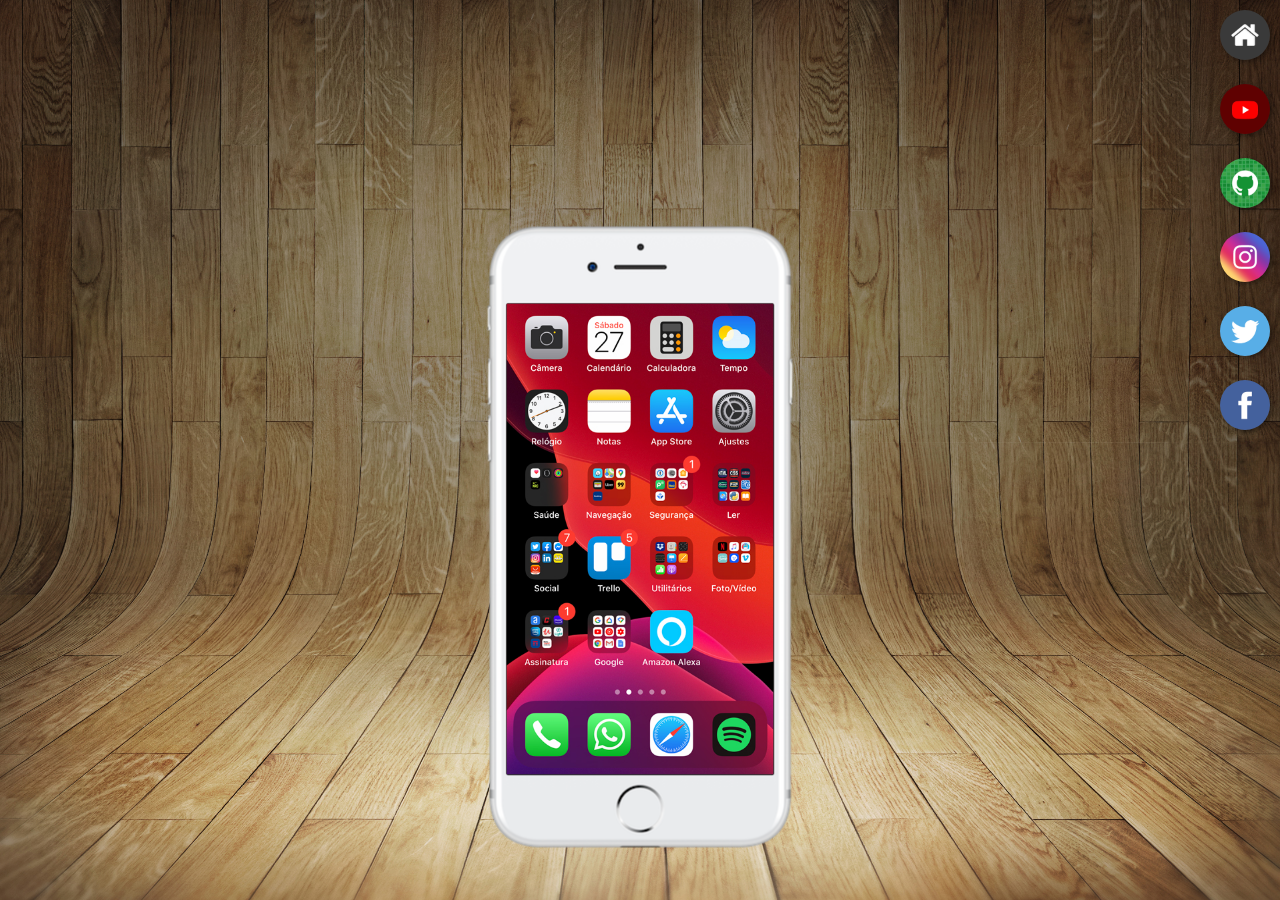
<file: index.html>
<!DOCTYPE html>
<html lang="en">
<head>
    <meta charset="UTF-8">
    <meta http-equiv="X-UA-Compatible" content="IE=edge">
    <meta name="viewport" content="width=device-width, initial-scale=1.0">
    <link rel="shortcut icon" href="favicon.ico" type="image/x-icon">
    <link rel="stylesheet" href="estilos/style.css">
    <title>Document</title>
</head>
<body>
    <main>
        <section id="telefone">
            <iframe src="home.html" name="tela" id="tela" frameborder="0">
                Seu não navegador não é compatível com isso.
            </iframe>

        </section>
        <section id="redes-sociais">
            <a href="home.html" target="tela"><img src="imagens/logo-home.jpg" alt="Home"></a><br>
            <a href="youtube.html" target="tela"><img src="imagens/logo-youtube.jpg" alt="YouTube"></a><br>
            <a href="github.html" target="tela"><img src="imagens/logo-github.jpg" alt="Github"></a><br>
            <a href="instagram.html" target="tela"><img src="imagens/logo-instagram.jpg" alt="Instagram"></a><br>
            <a href="twitter.html" target="tela"><img src="imagens/logo-twitter.jpg" alt="Twitter"></a><br>
            <a href="facebook.html" target="tela"><img src="imagens/logo-facebook.jpg" alt="Facebook"></a>
        </section>
    </main>
    
</body>
</html>
</file>
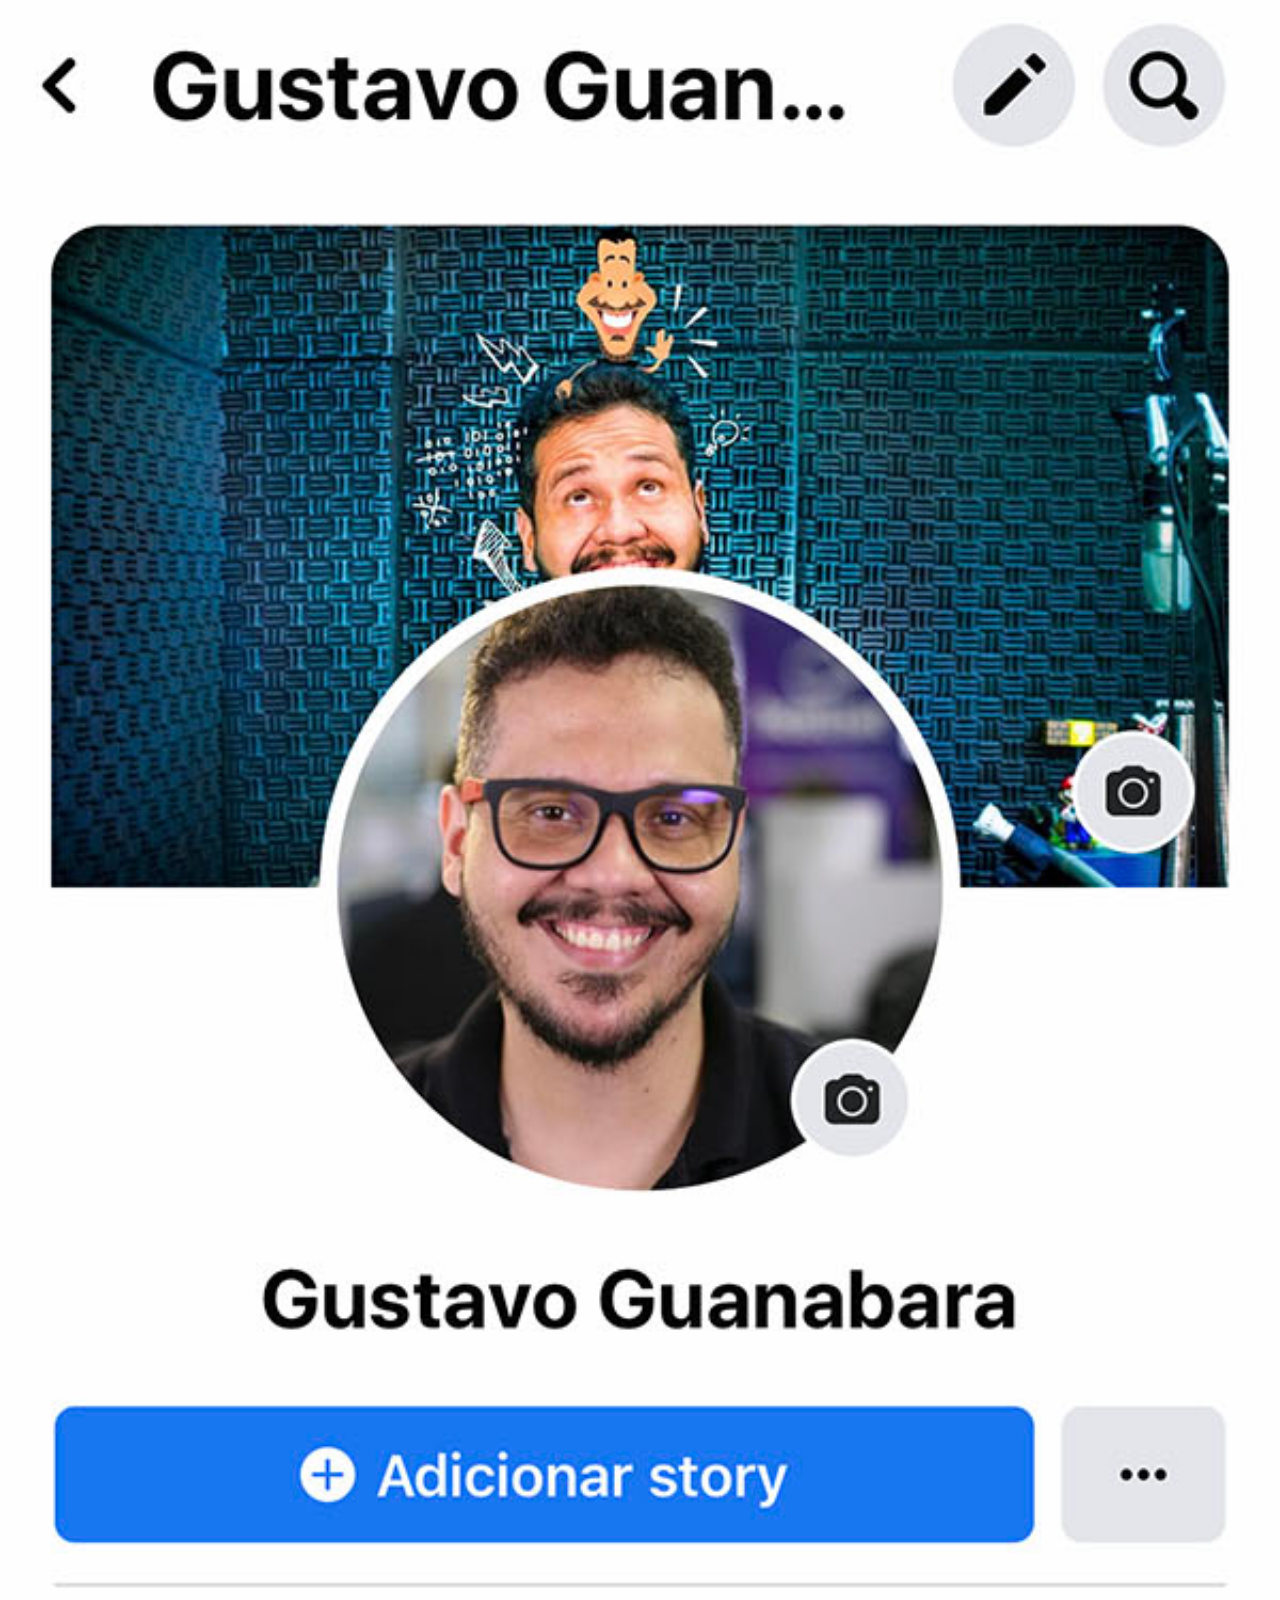
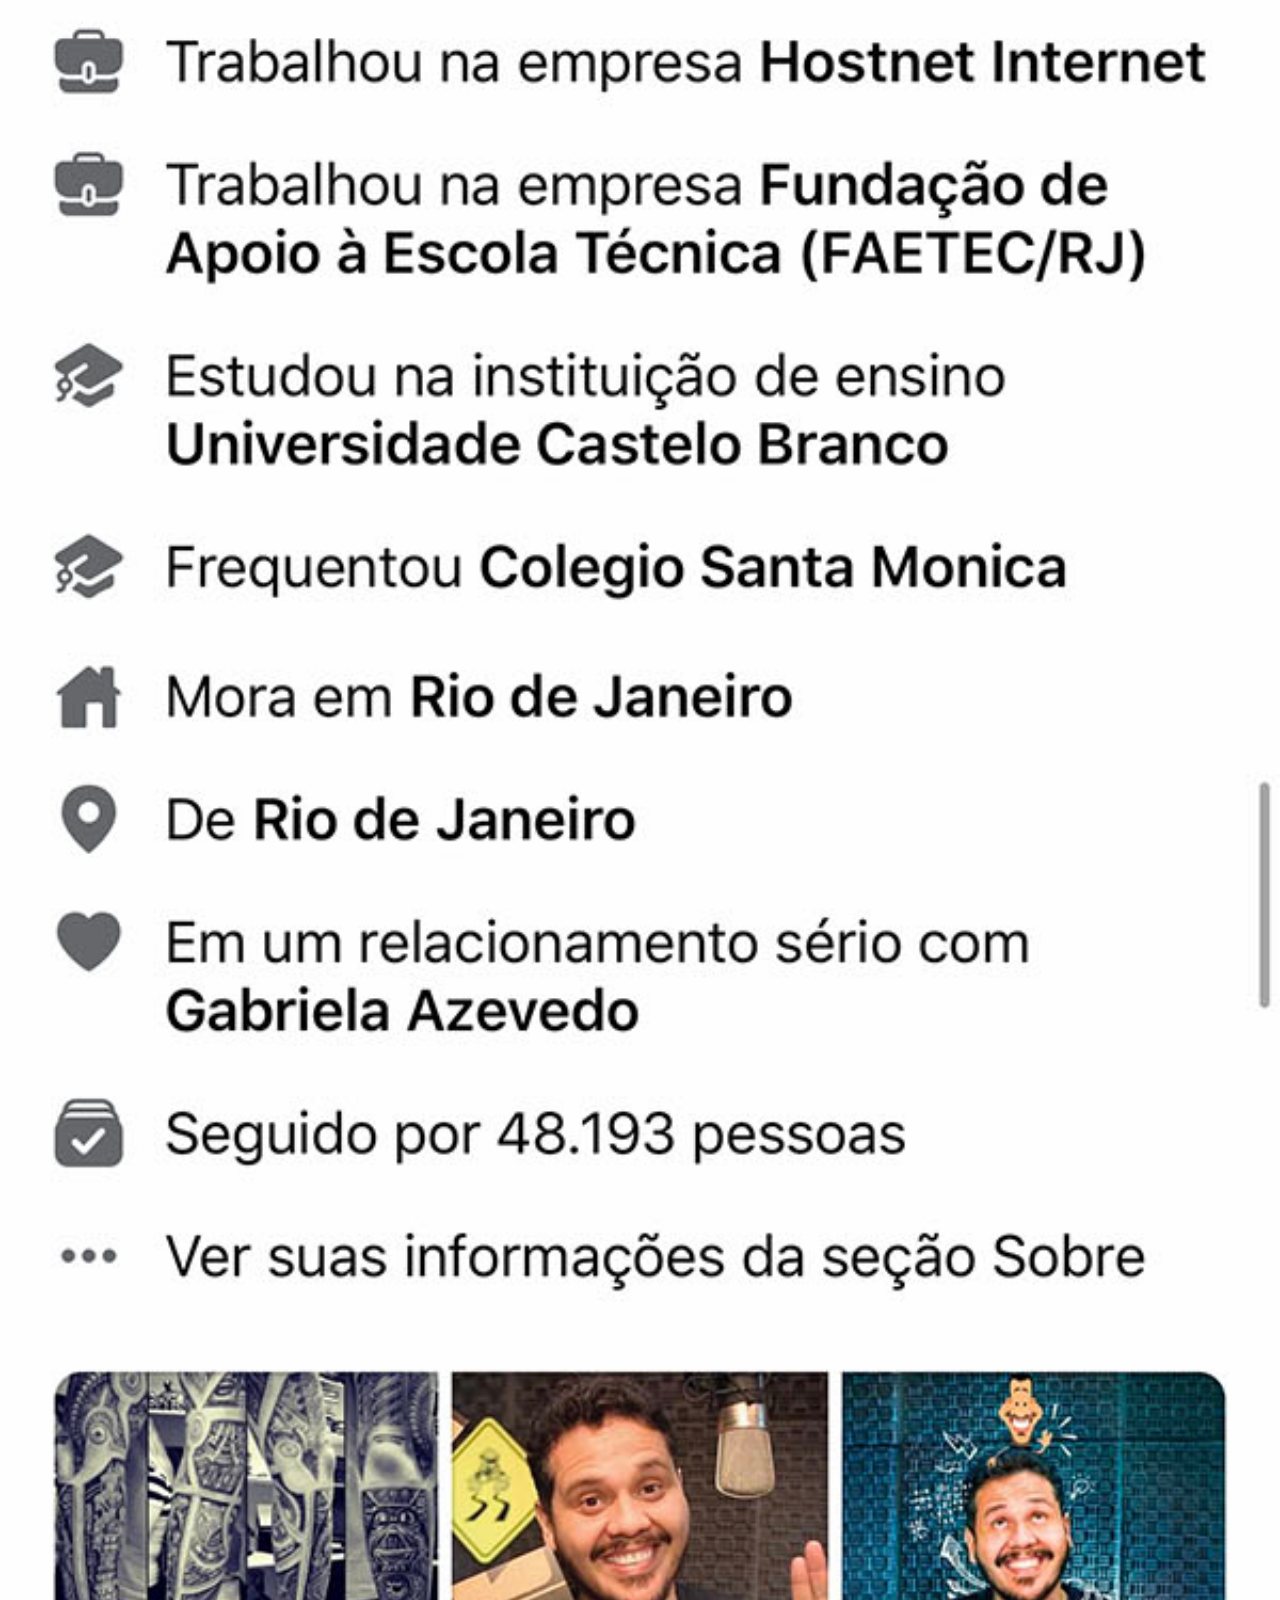
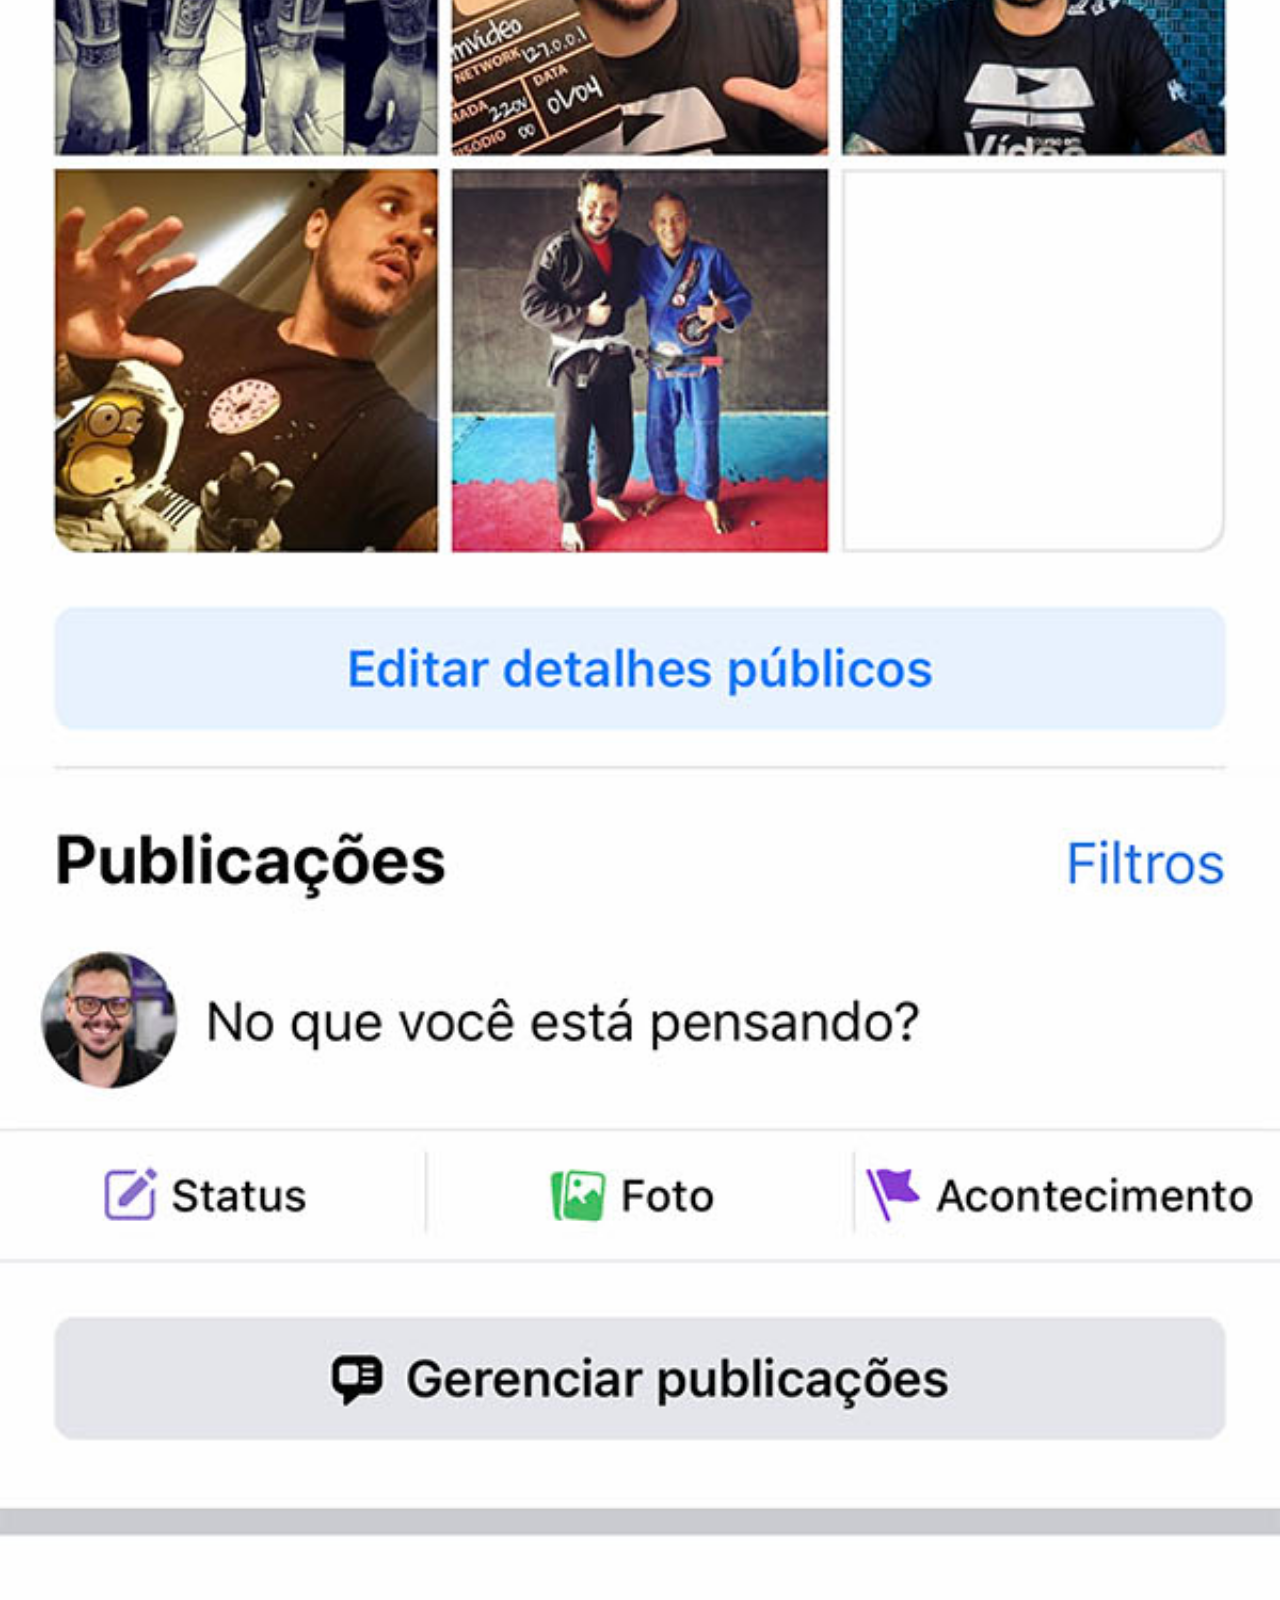
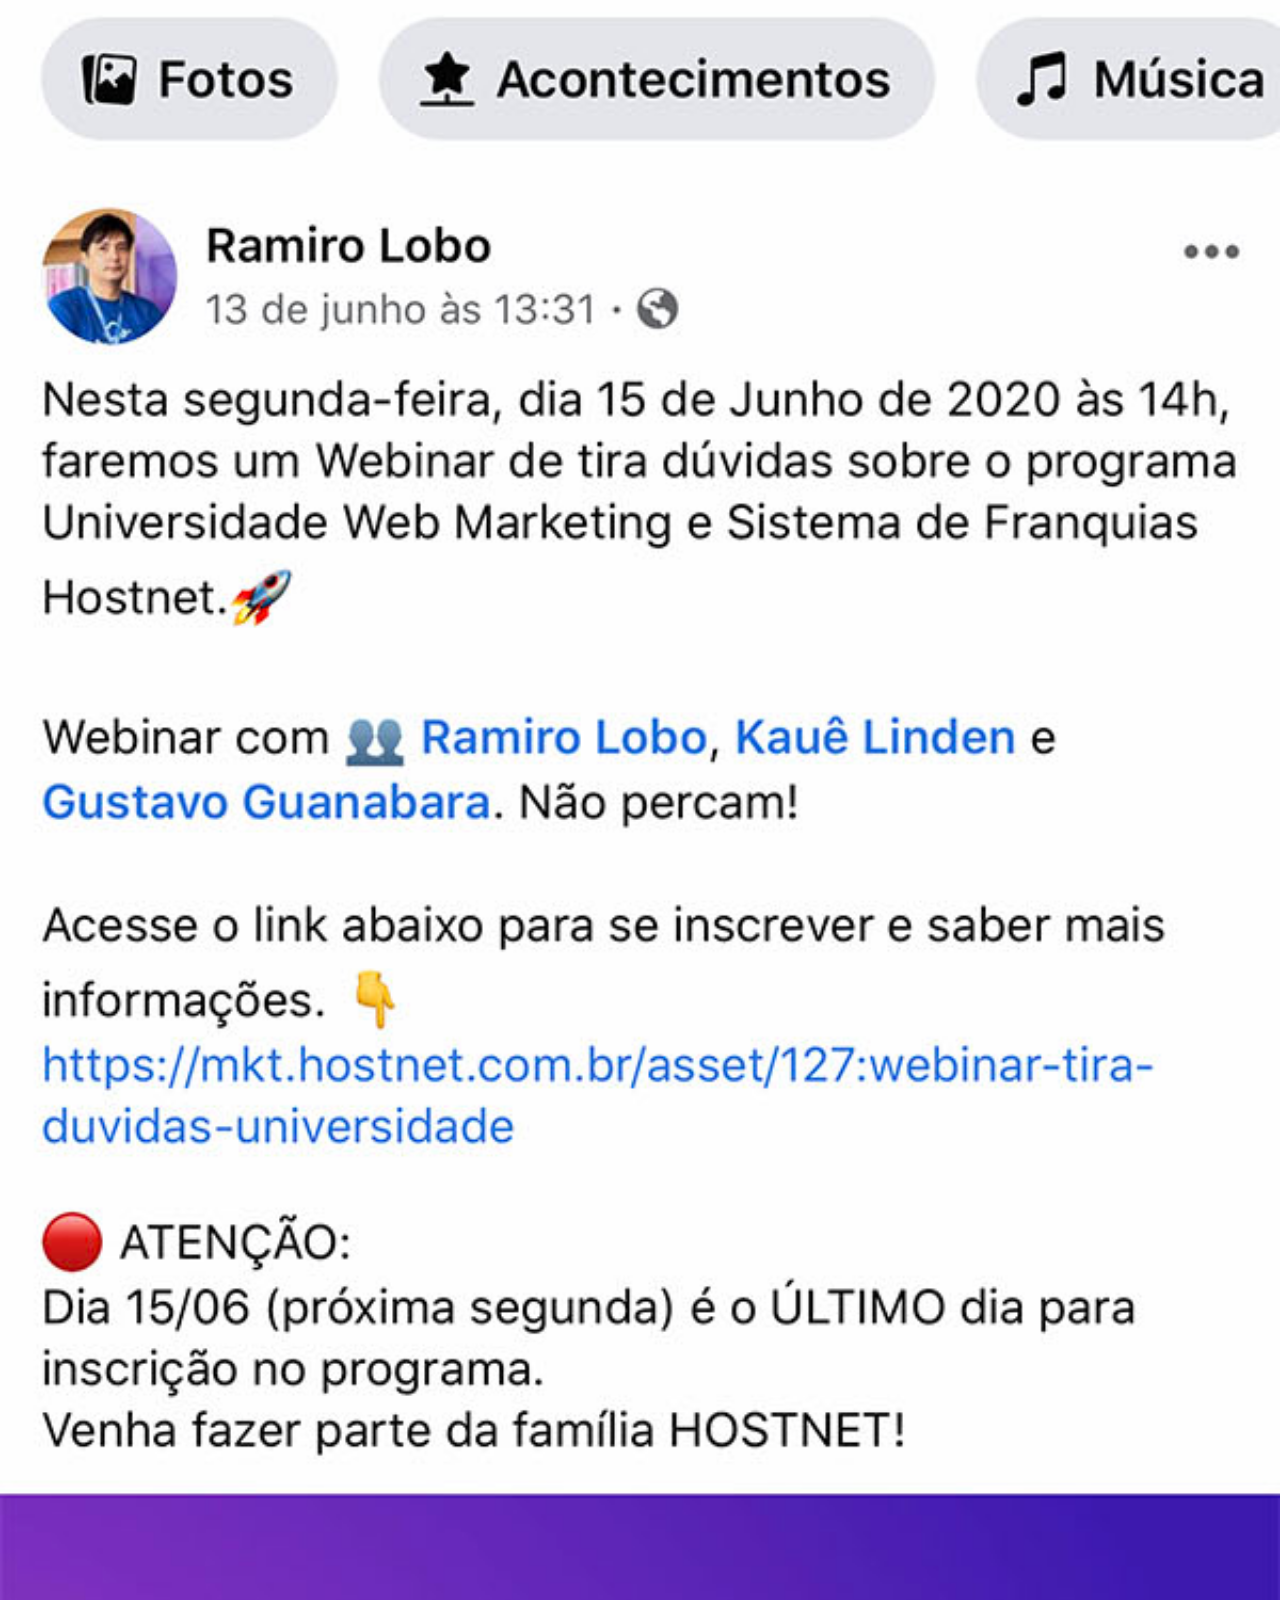
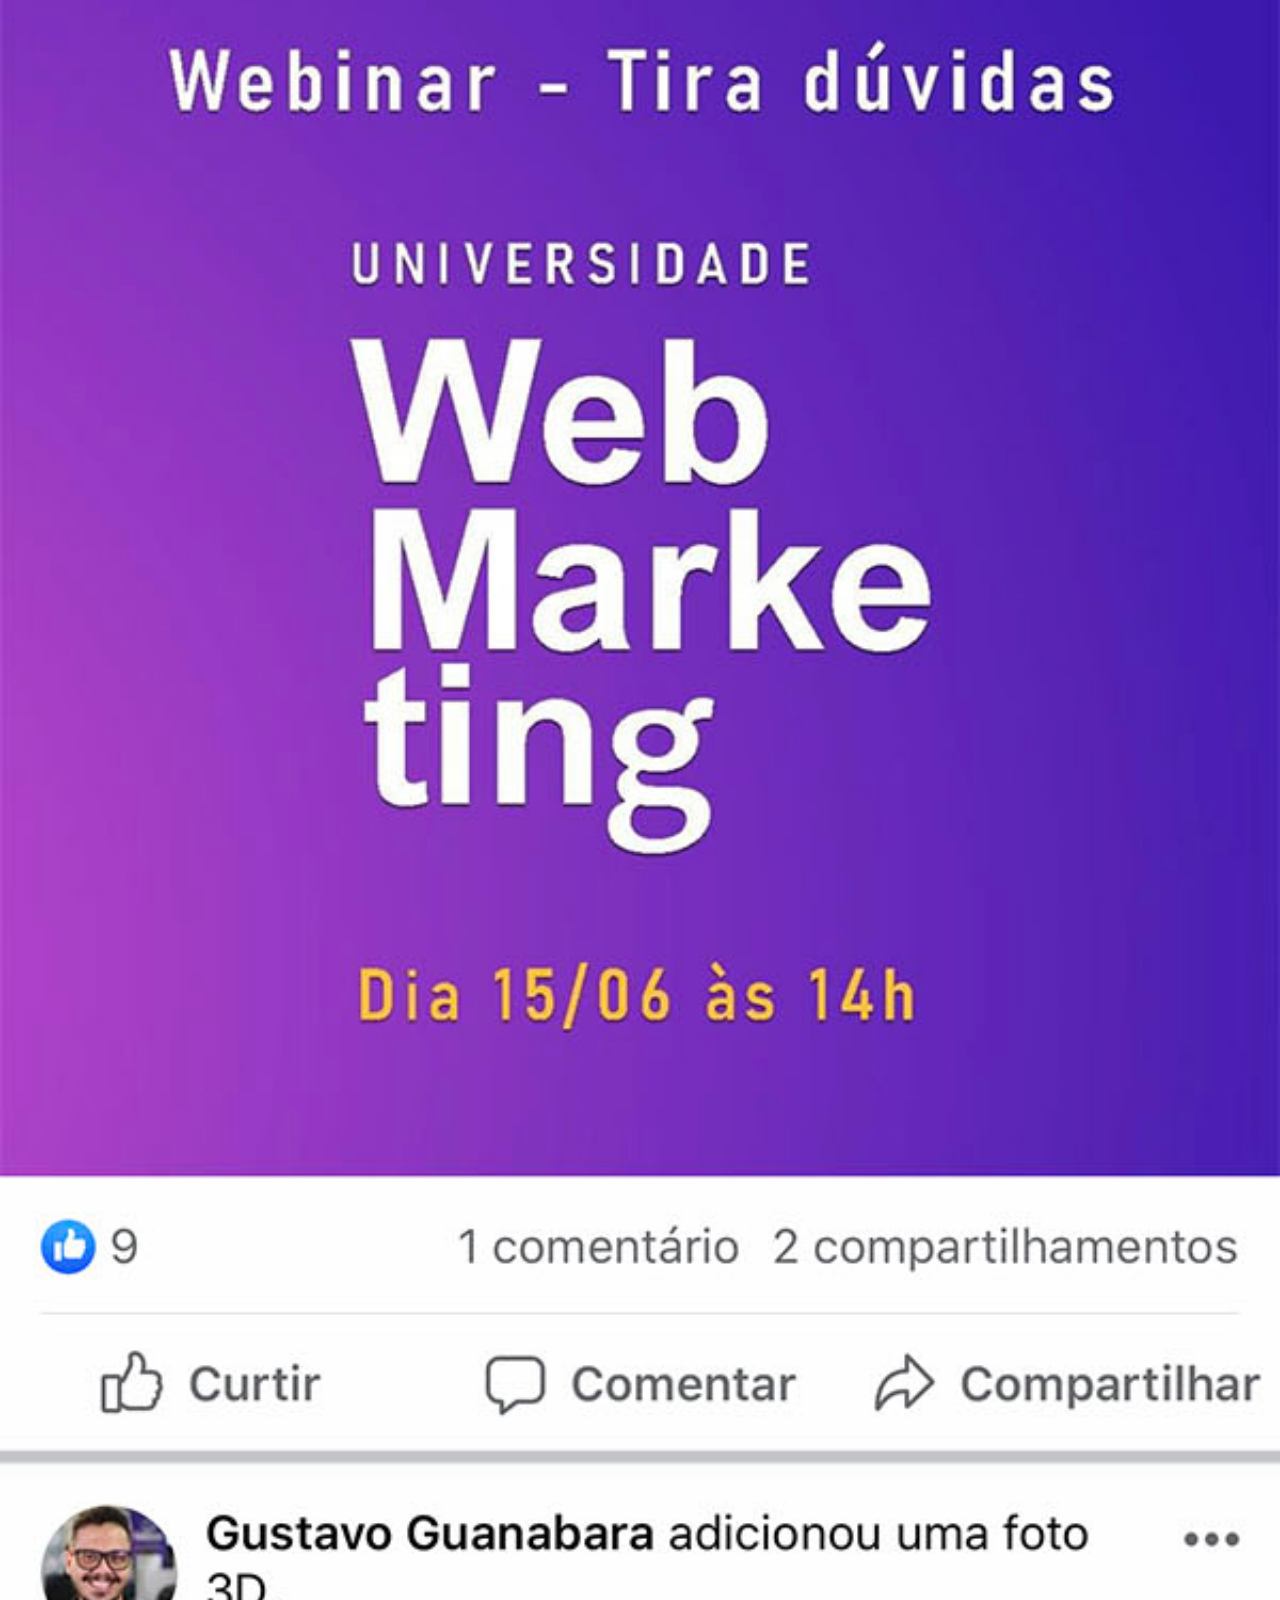
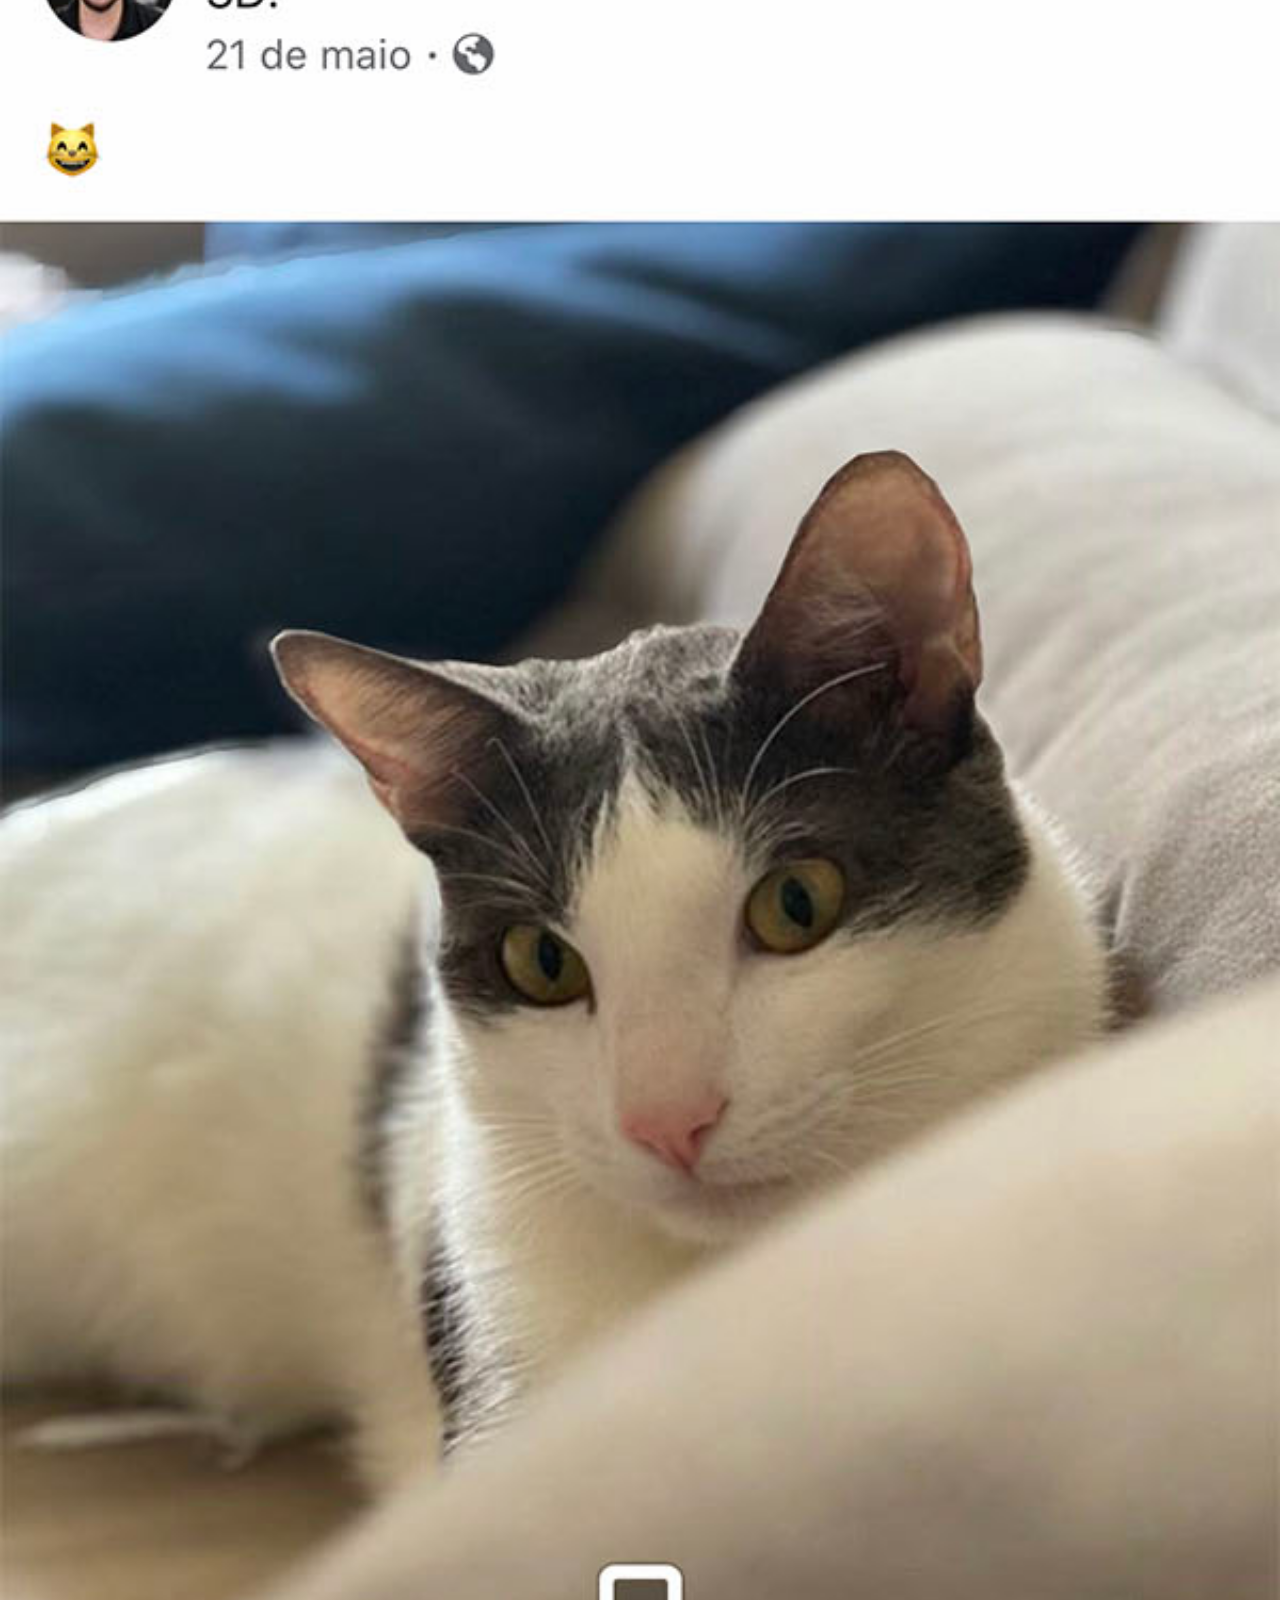
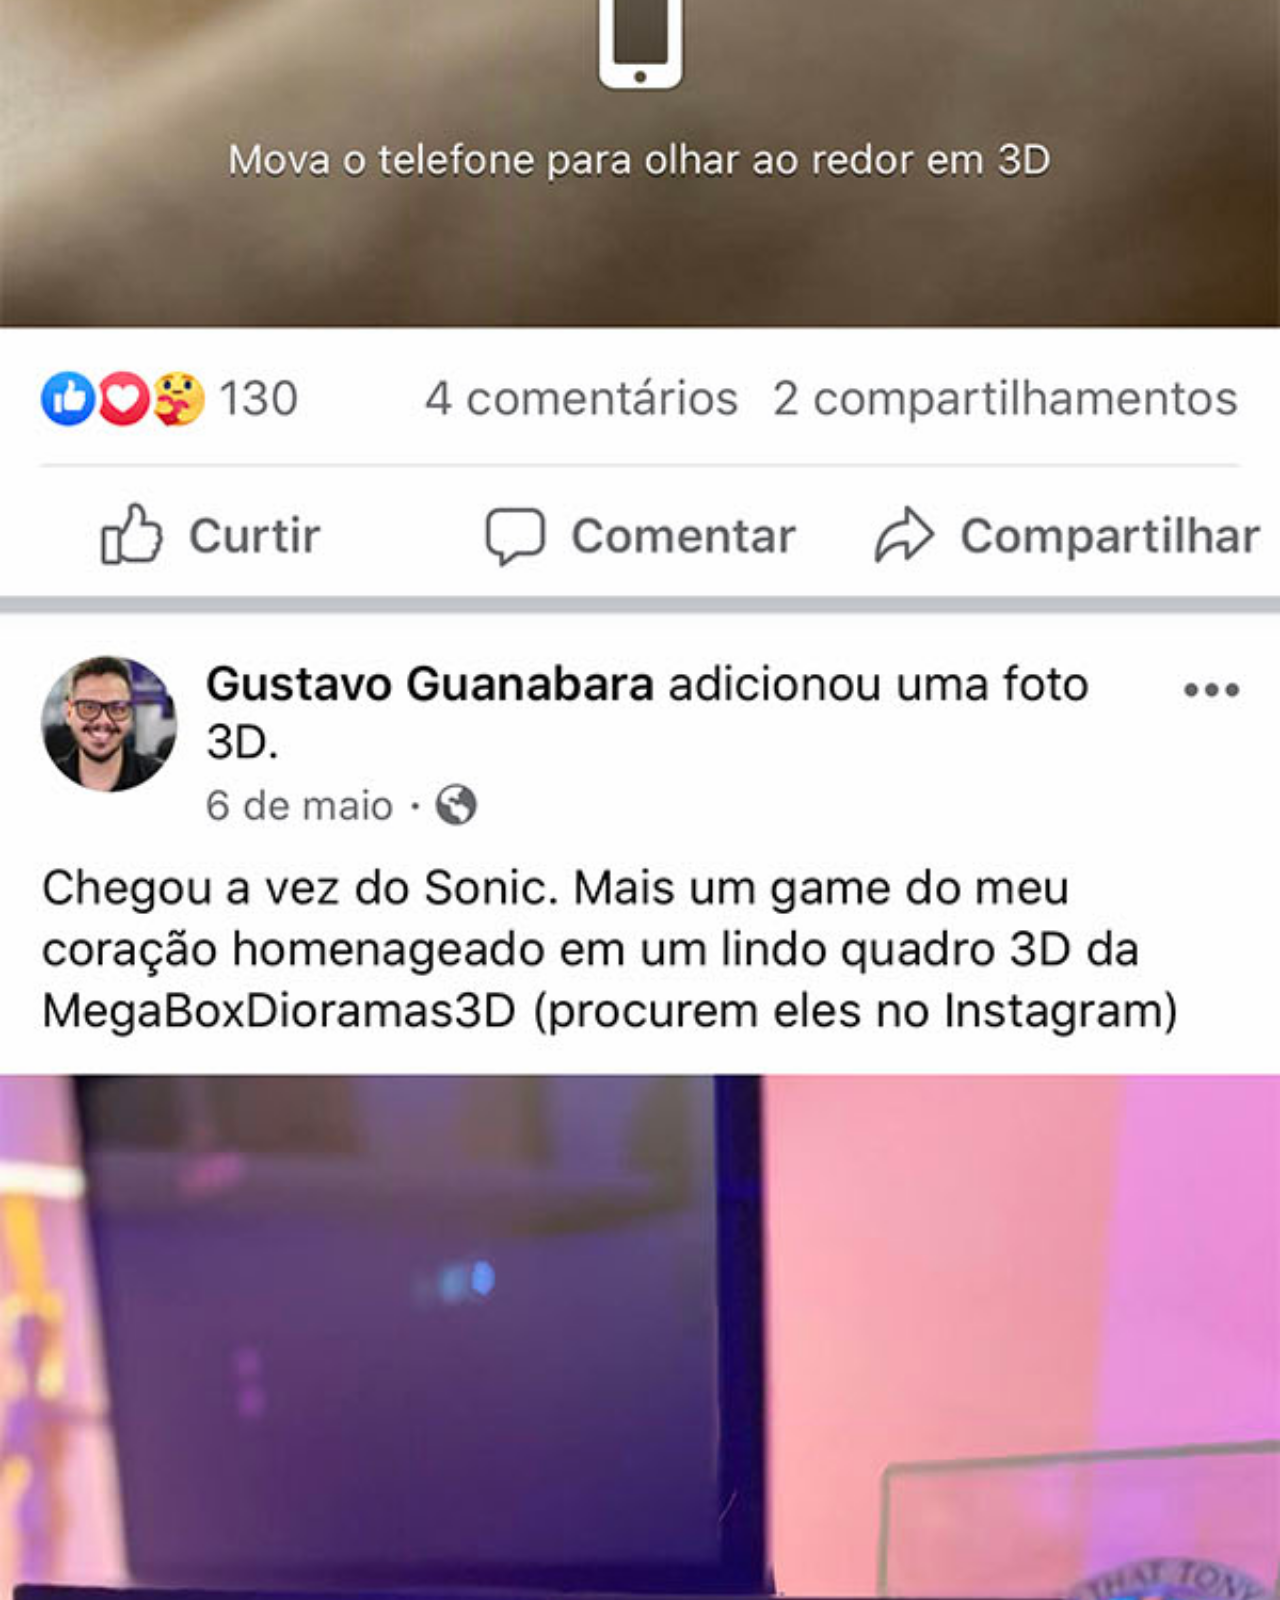
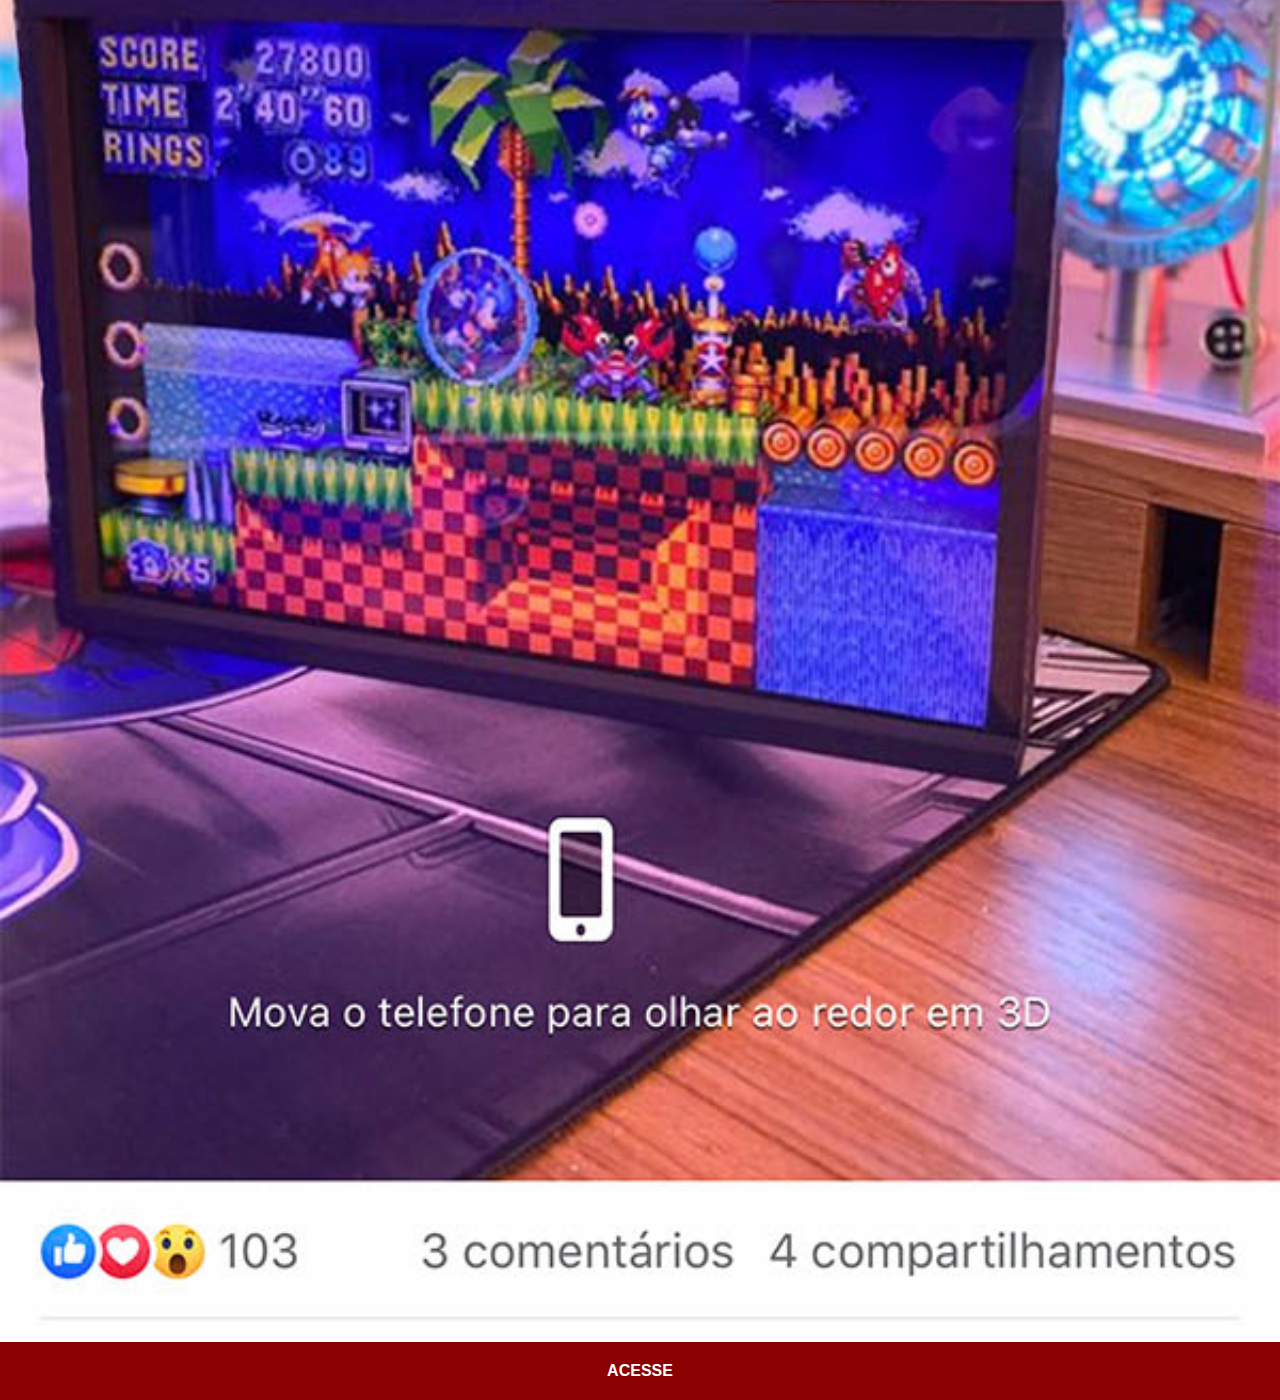
<file: facebook.html>
<!DOCTYPE html>
<html lang="pt">
<head>
    <meta charset="UTF-8">
    <meta http-equiv="X-UA-Compatible" content="IE=edge">
    <meta name="viewport" content="width=device-width, initial-scale=1.0">
    <link rel="stylesheet" href="estilos/social.css">
    <title>Facebook</title>
    
</head>
<body>
    <img src="imagens/tela-facebook.jpg" alt="Facebook">
    <a href="https://www.youtube.com/@CursoemVideo/playlists" target="_blank">ACESSE</a>
</body>
</html>
</file>
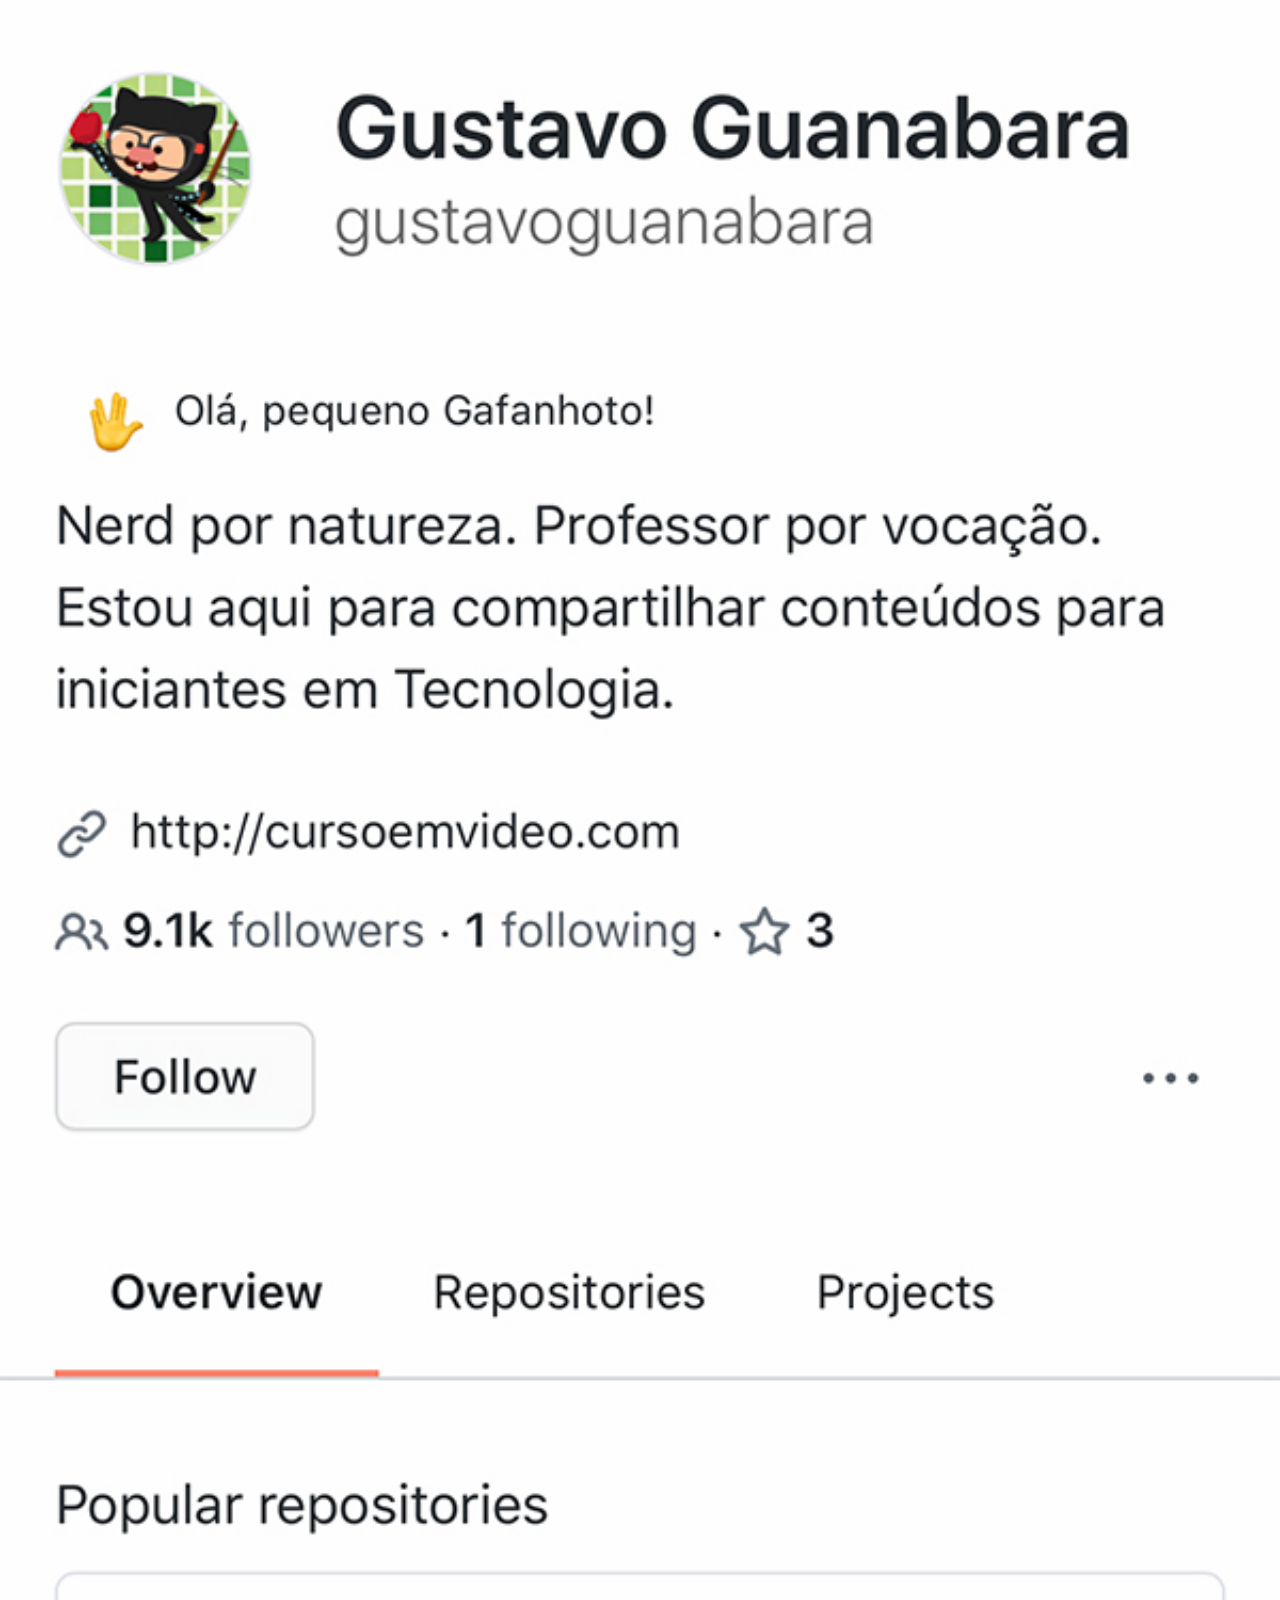
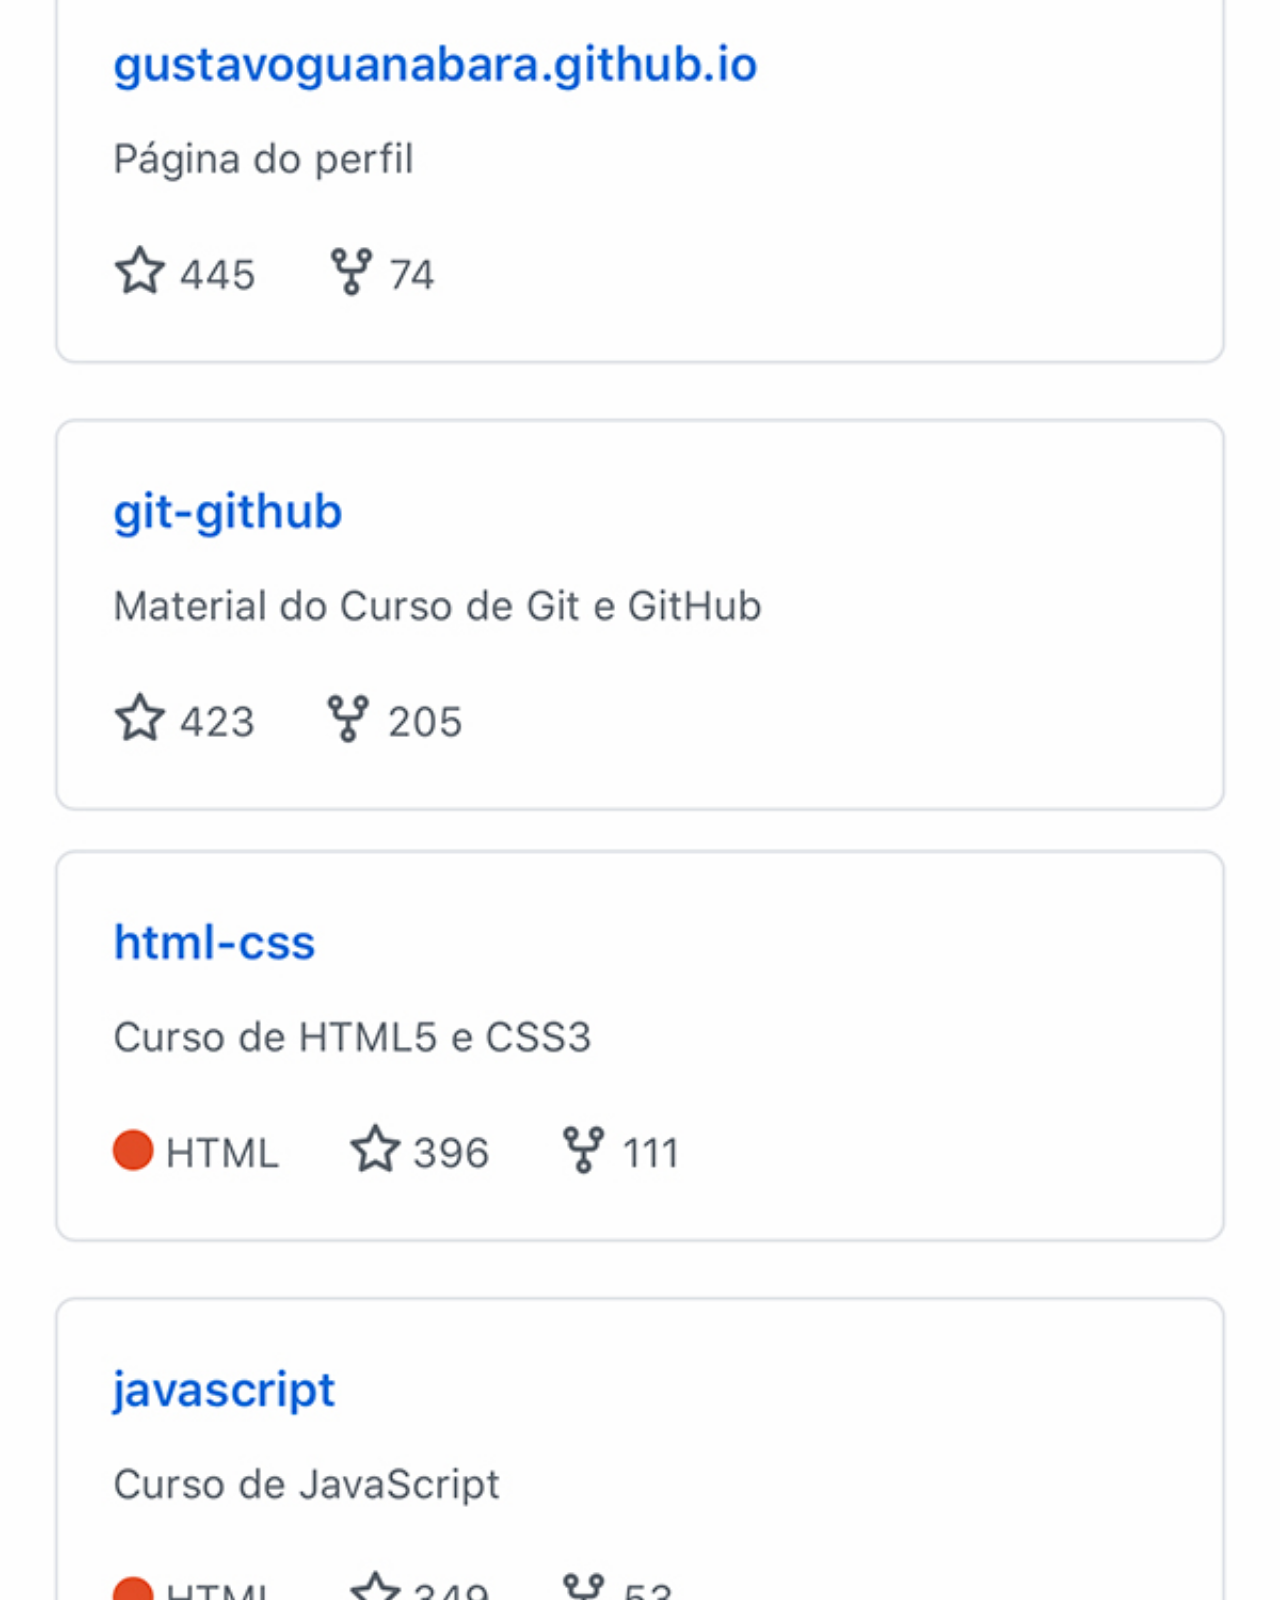
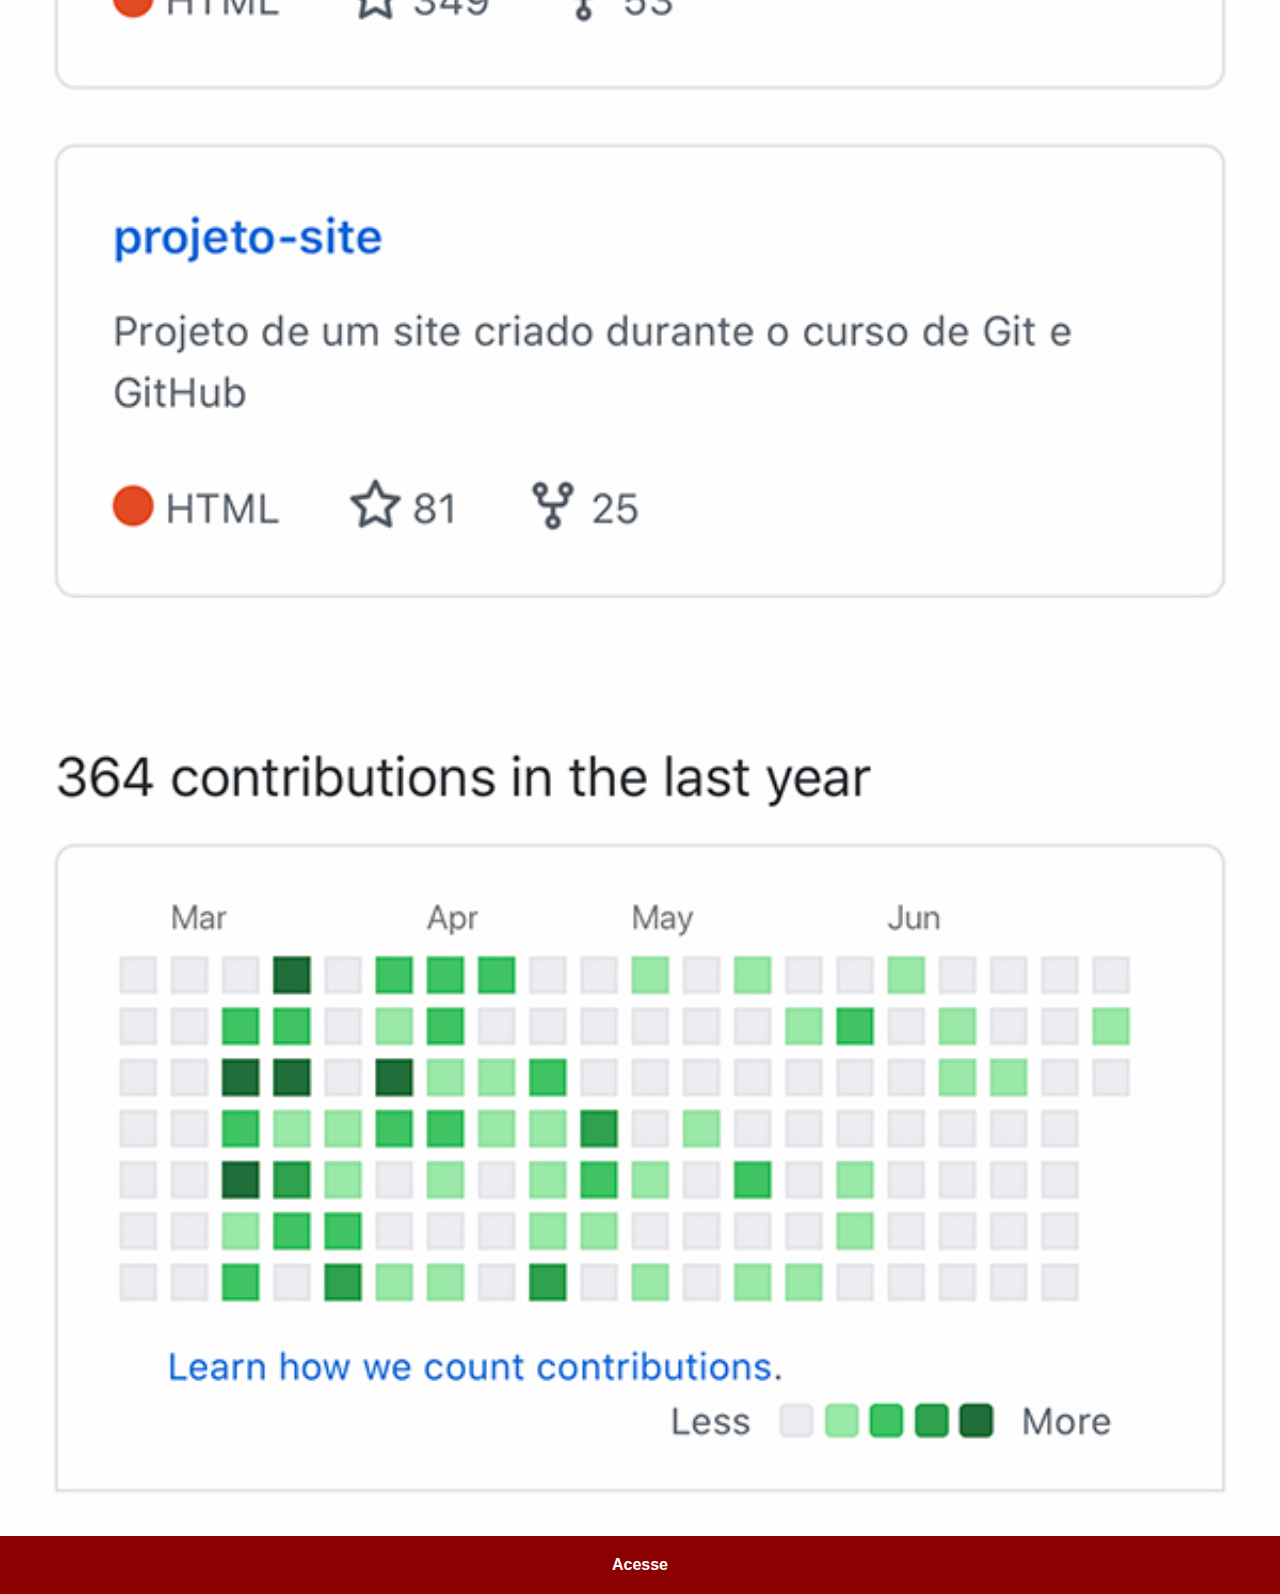
<file: github.html>
<!DOCTYPE html>
<html lang="pt">
<head>
    <meta charset="UTF-8">
    <meta http-equiv="X-UA-Compatible" content="IE=edge">
    <meta name="viewport" content="width=device-width, initial-scale=1.0">
    <title>GitHub</title>
    <link rel="stylesheet" href="/estilos/social.css">
</head>
<body>
    <img src="imagens/tela-github.jpg" alt="GitHub">
    <a href="https://github.com/Muka1993" target="_blank">Acesse</a>
</body>
</html>
</file>
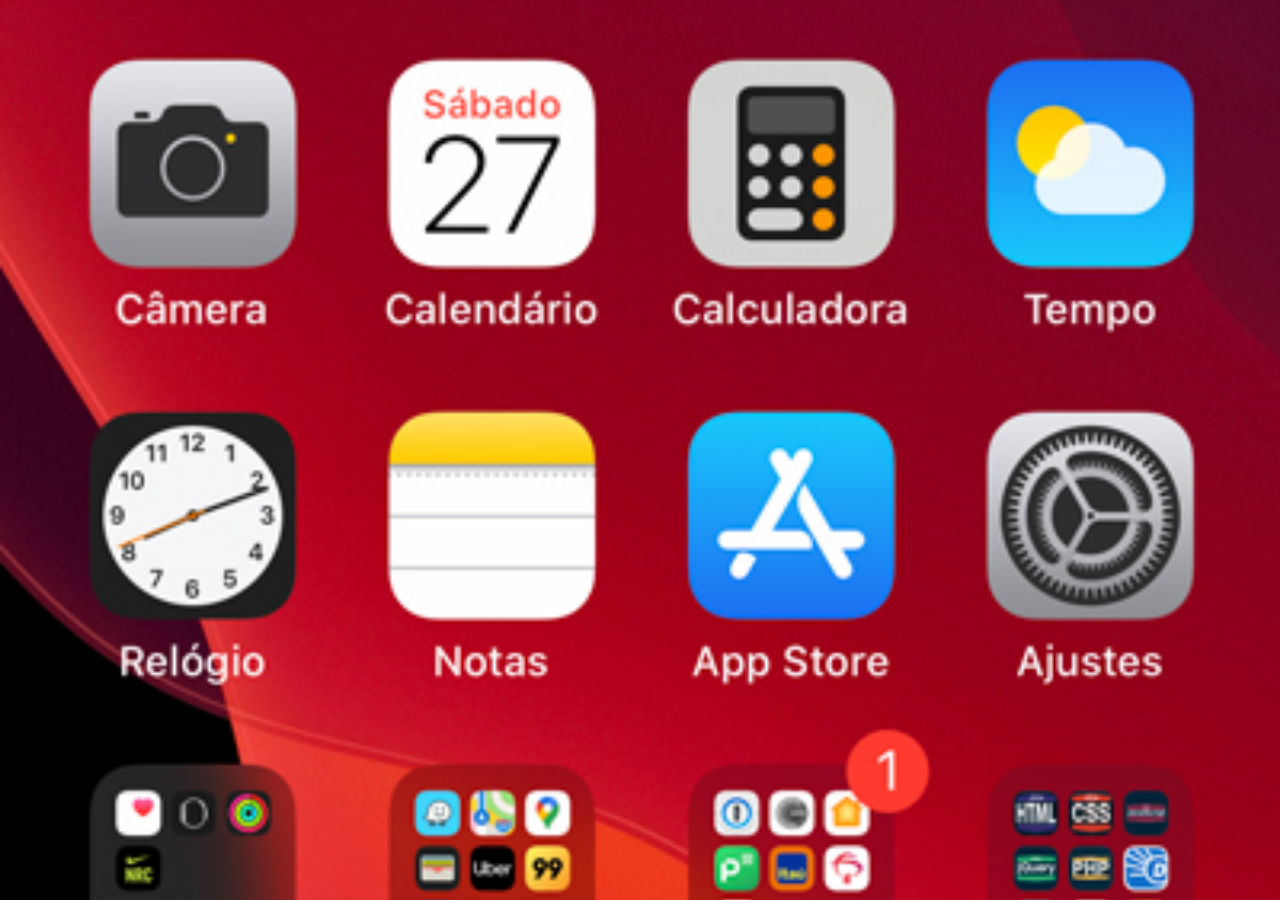
<file: home.html>
<!DOCTYPE html>
<html lang="pt">
<head>
    <meta charset="UTF-8">
    <meta http-equiv="X-UA-Compatible" content="IE=edge">
    <meta name="viewport" content="width=device-width, initial-scale=1.0">
    <title>Home</title>
    <style>
        * {
            margin: 0px;
            padding: 0px;
        }

        body {
            width: 100vw;
            height: 100vh;
            background: black url('imagens/tela-home.jpg') no-repeat top center;
            background-size: cover;
        }
    </style>
</head>
<body>
    
</body>
</html>
</file>
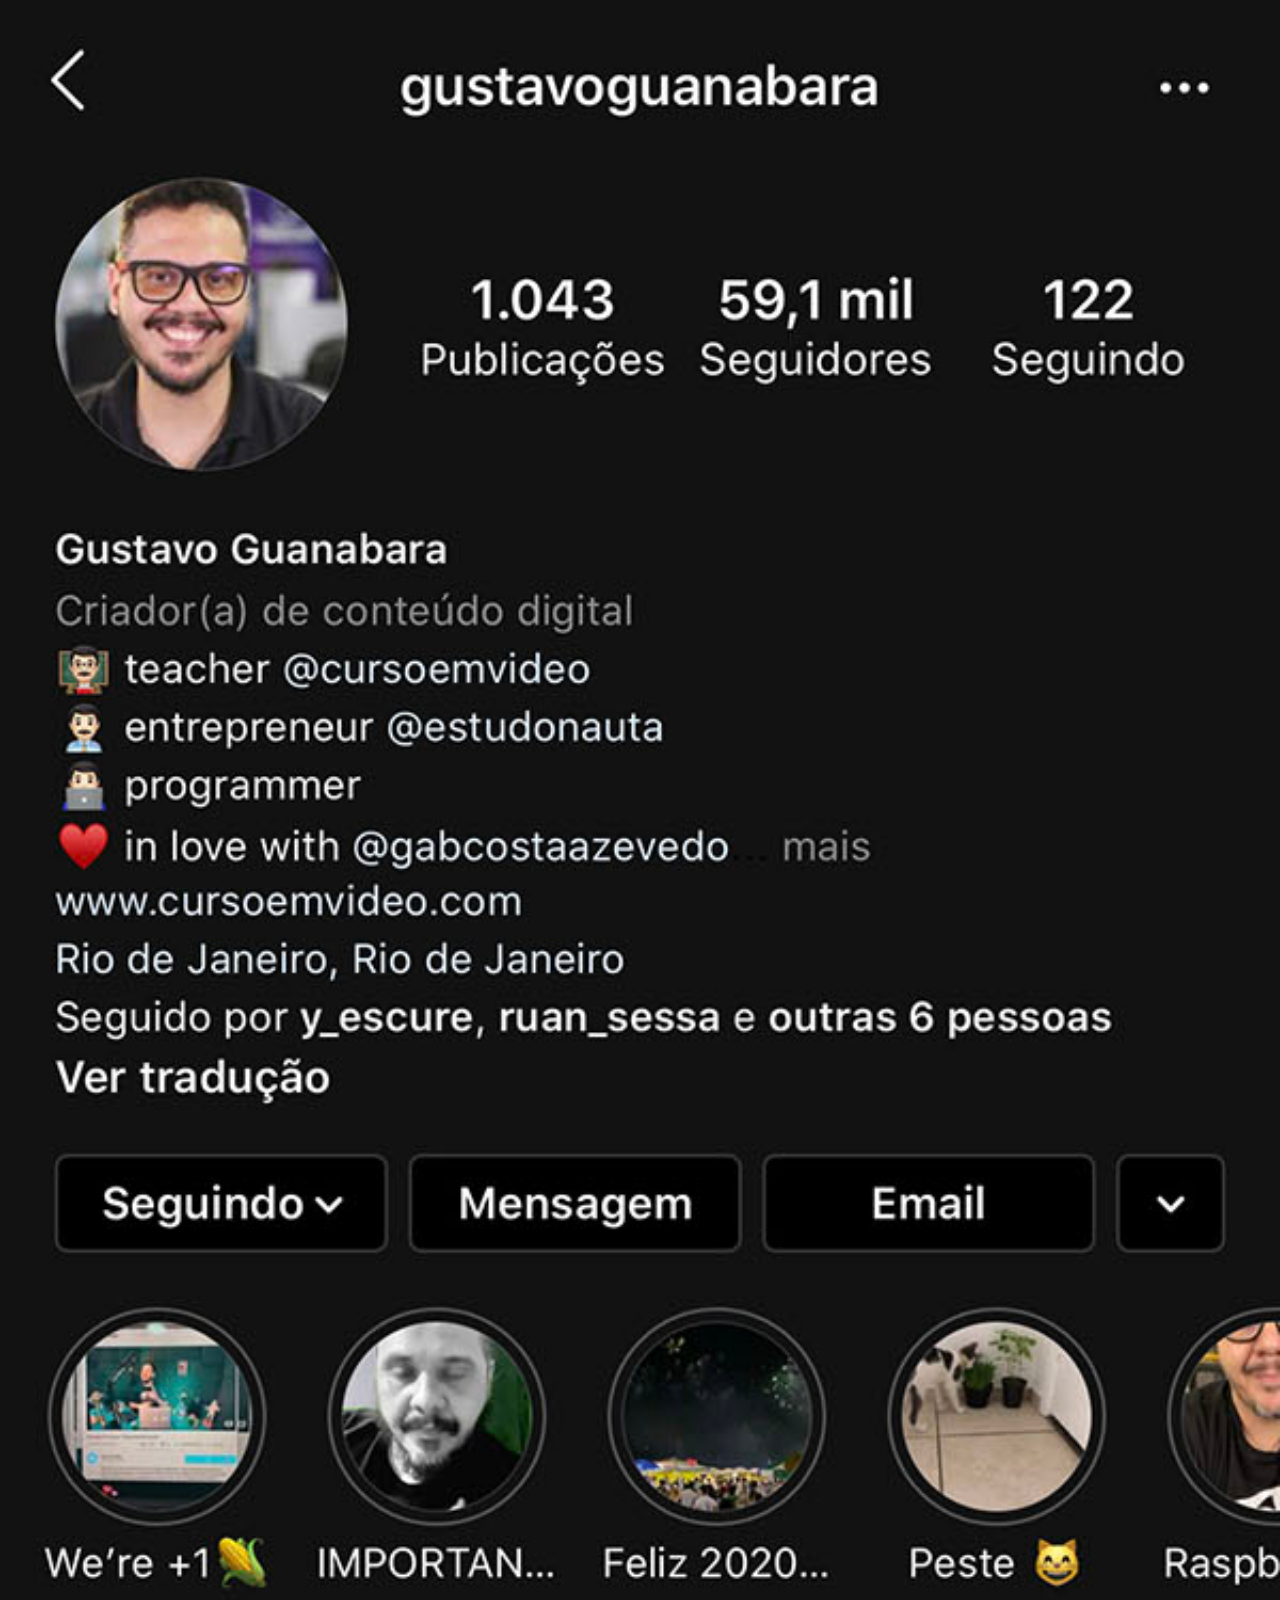
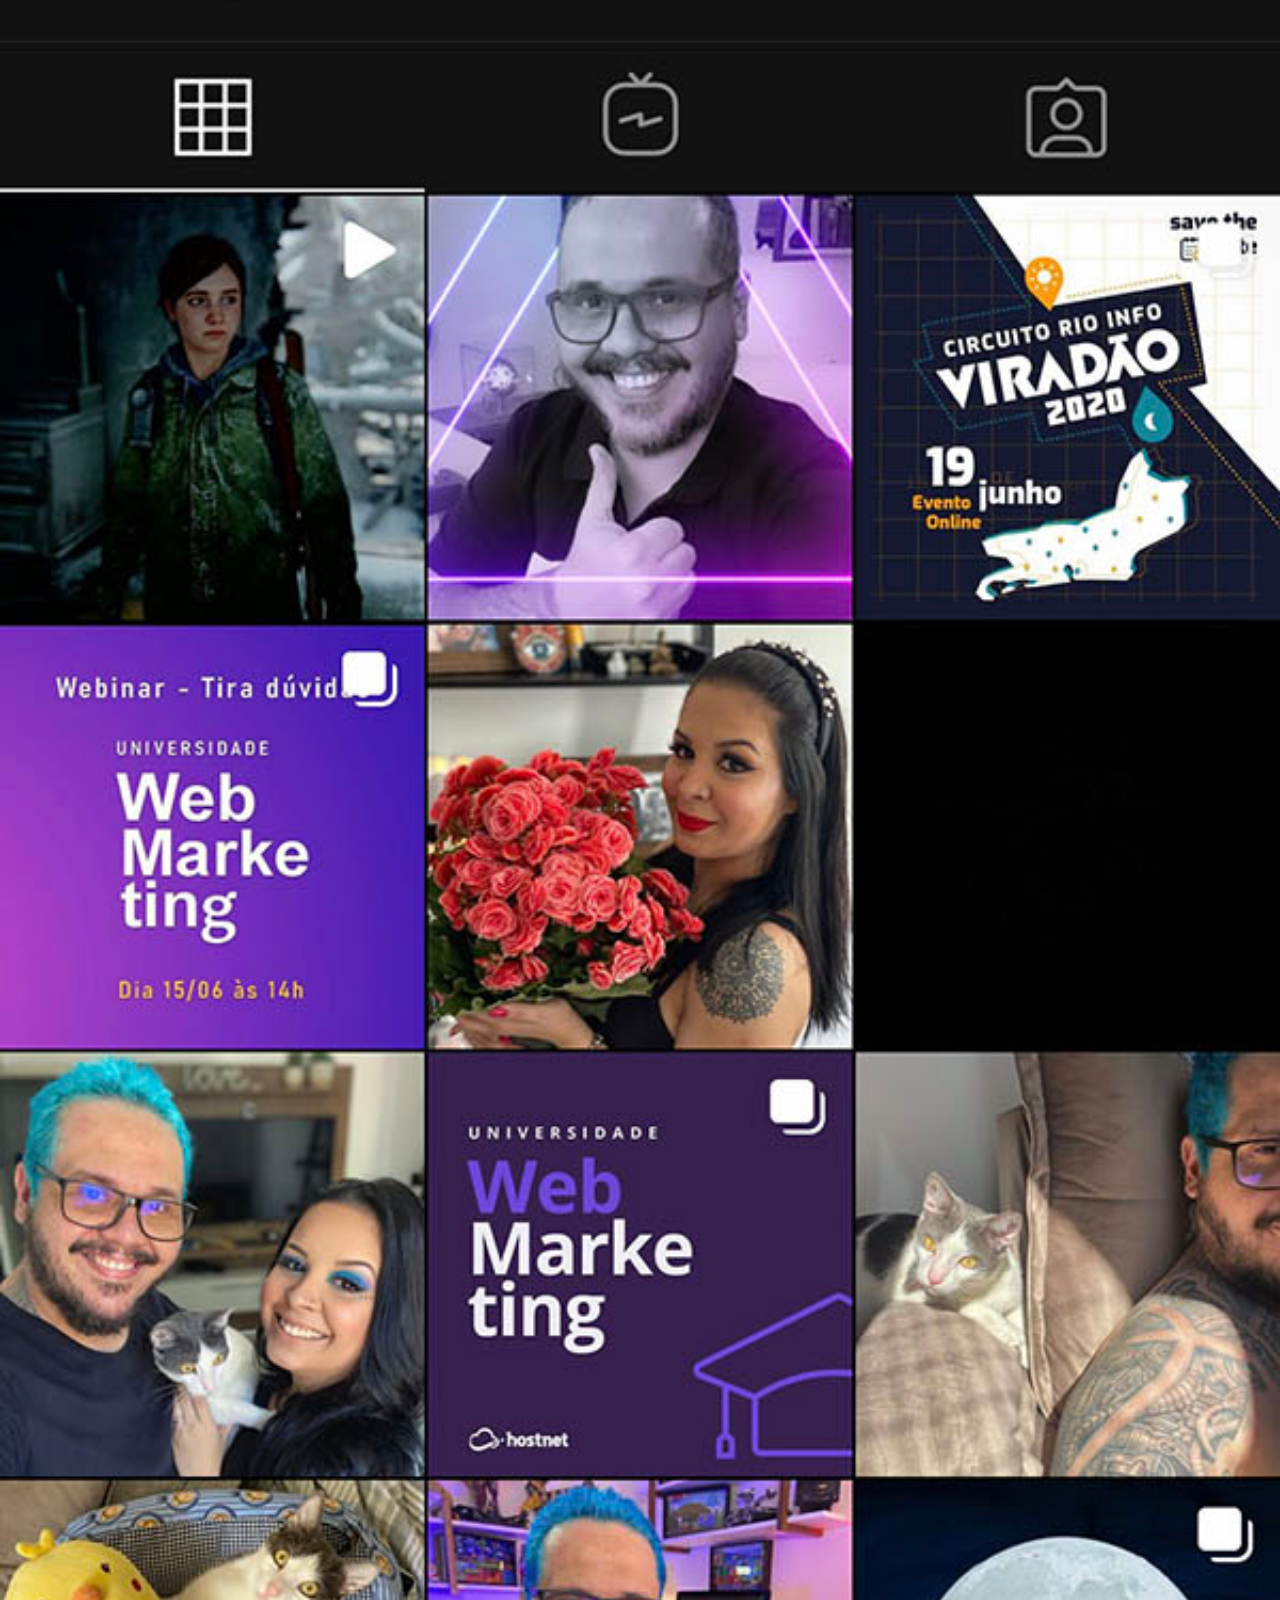
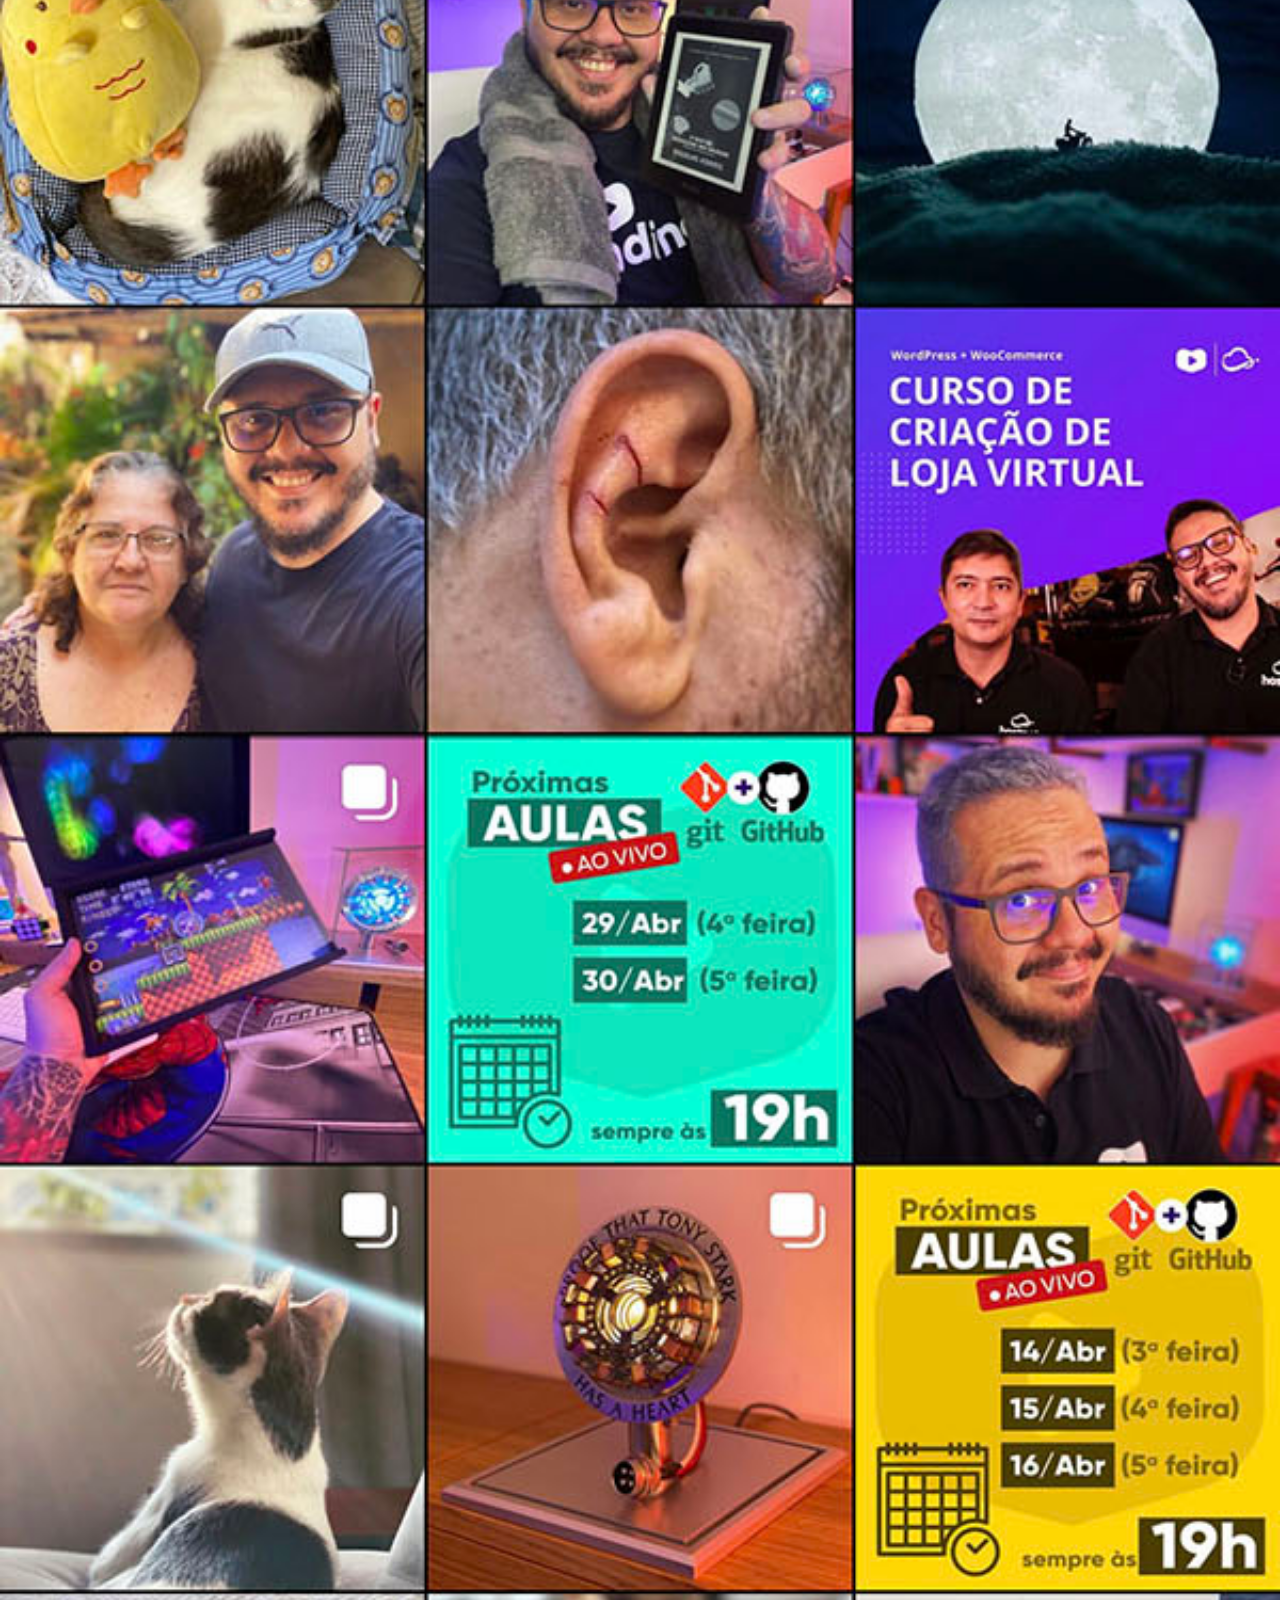
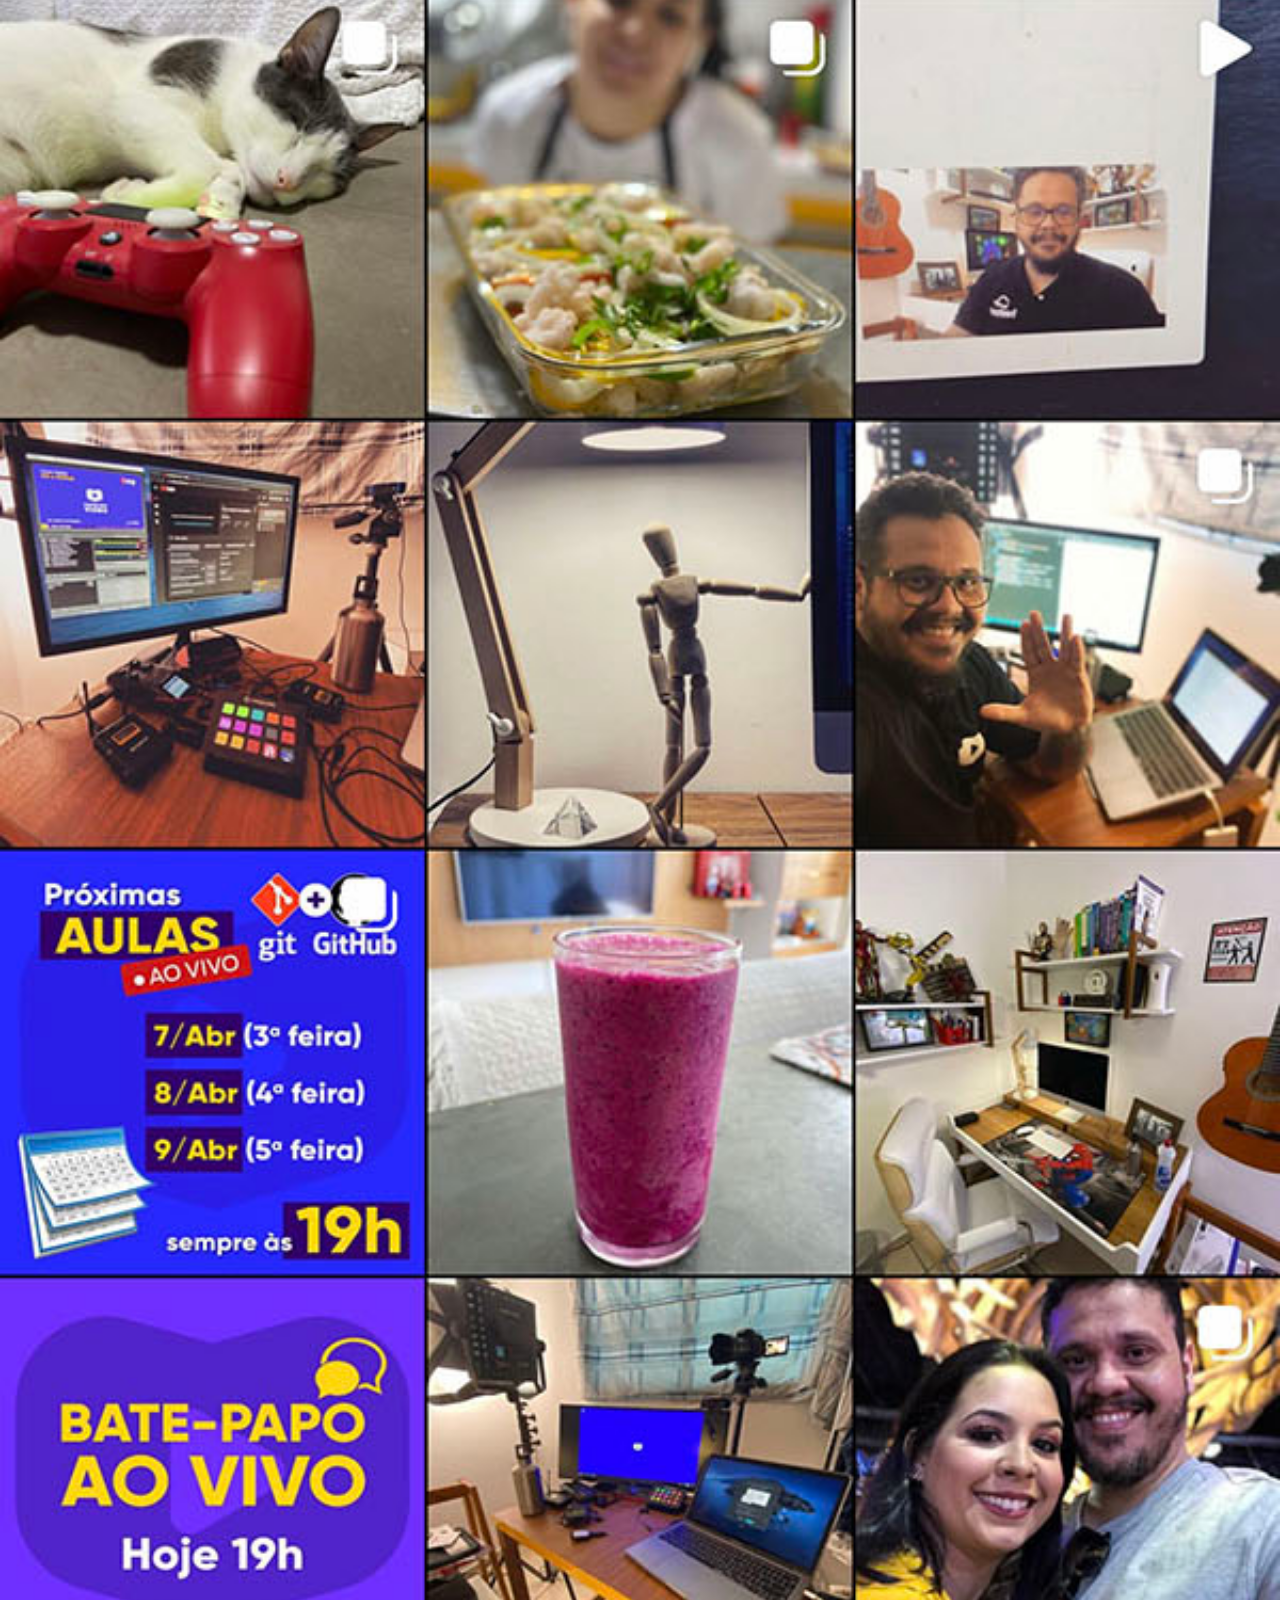
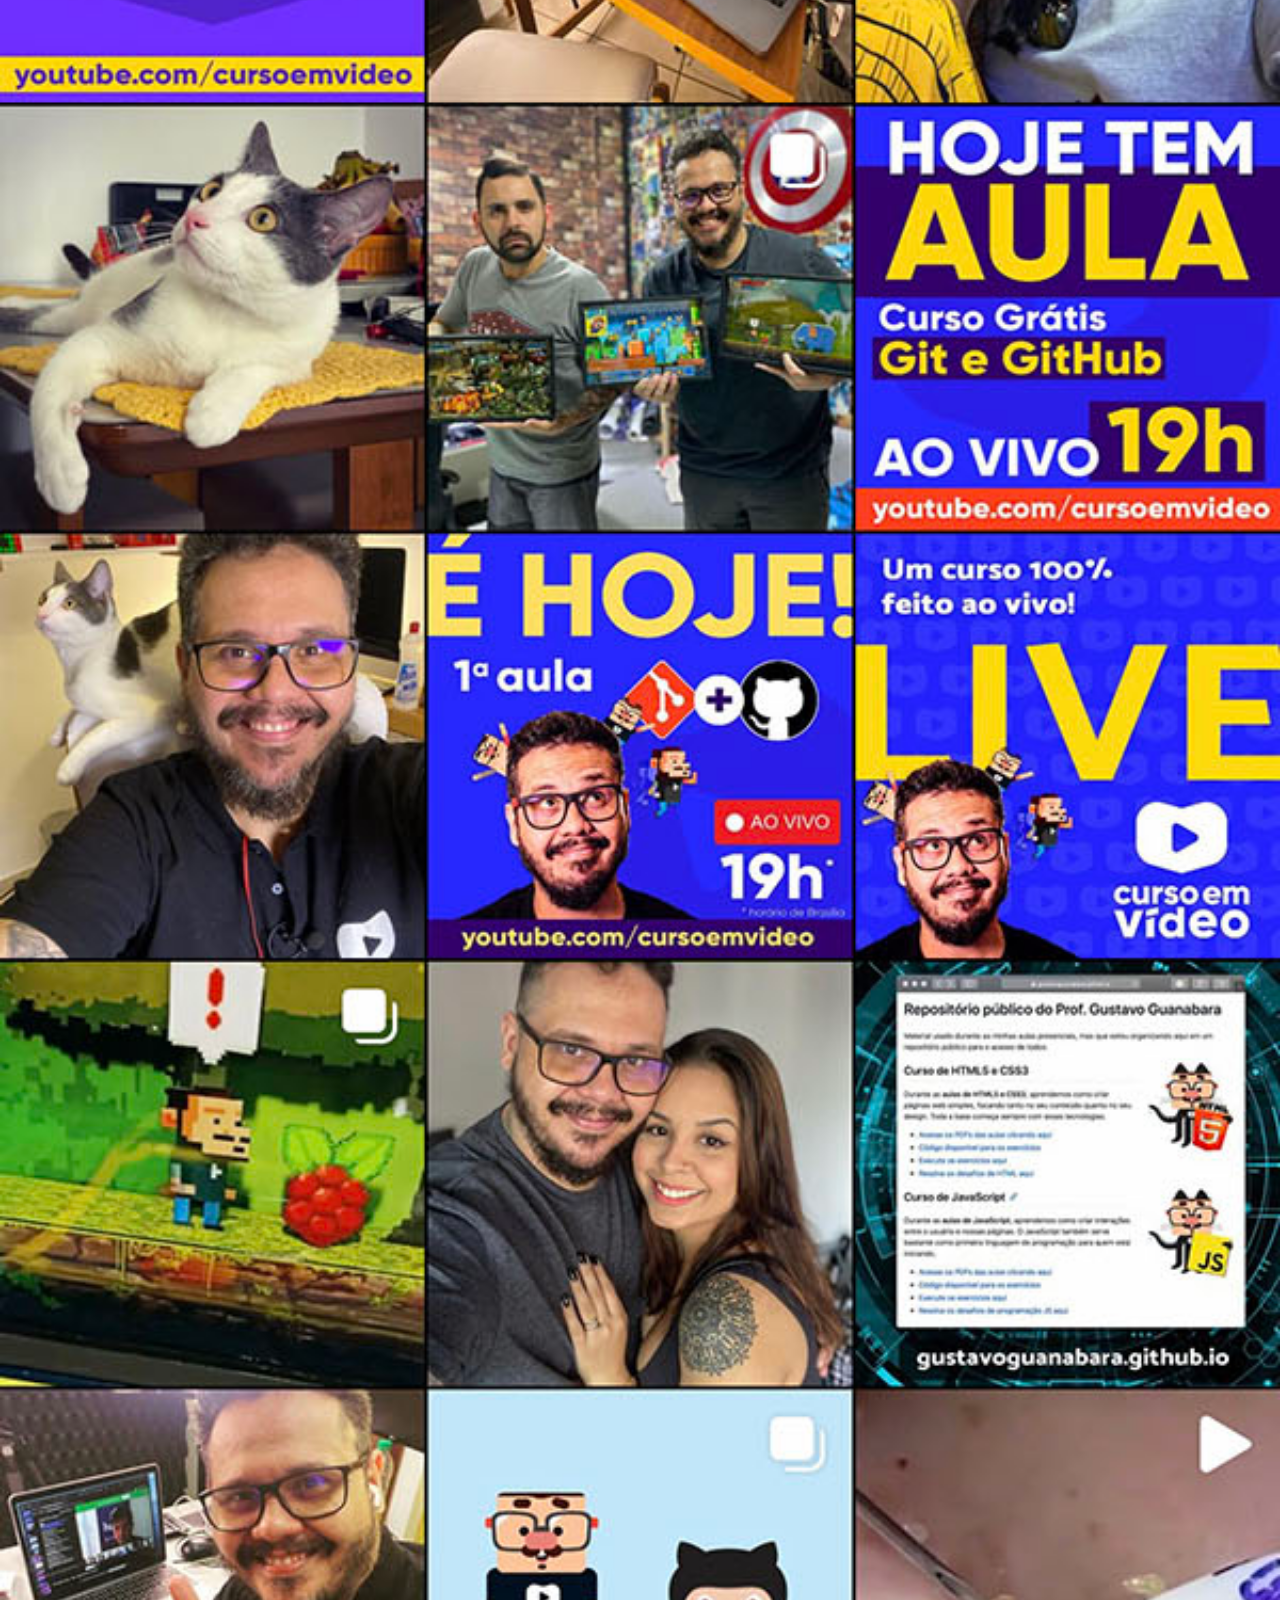
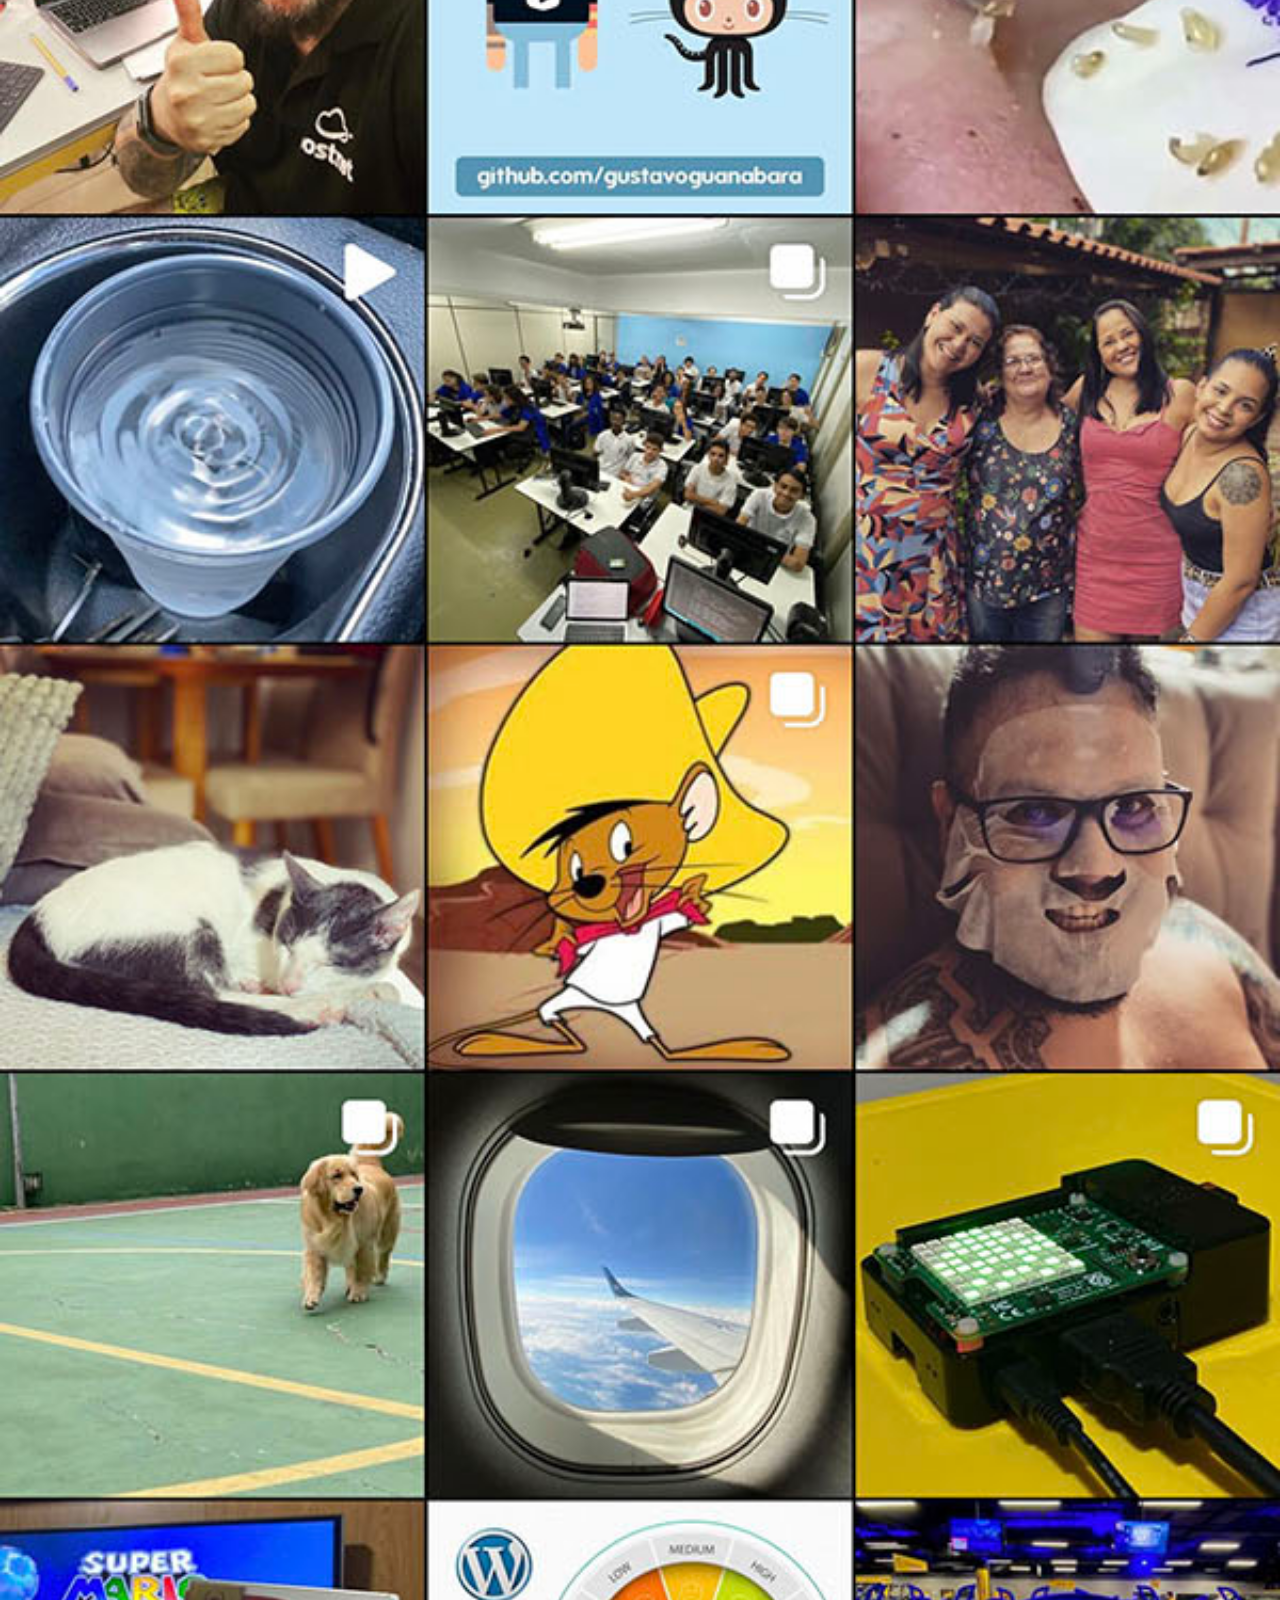
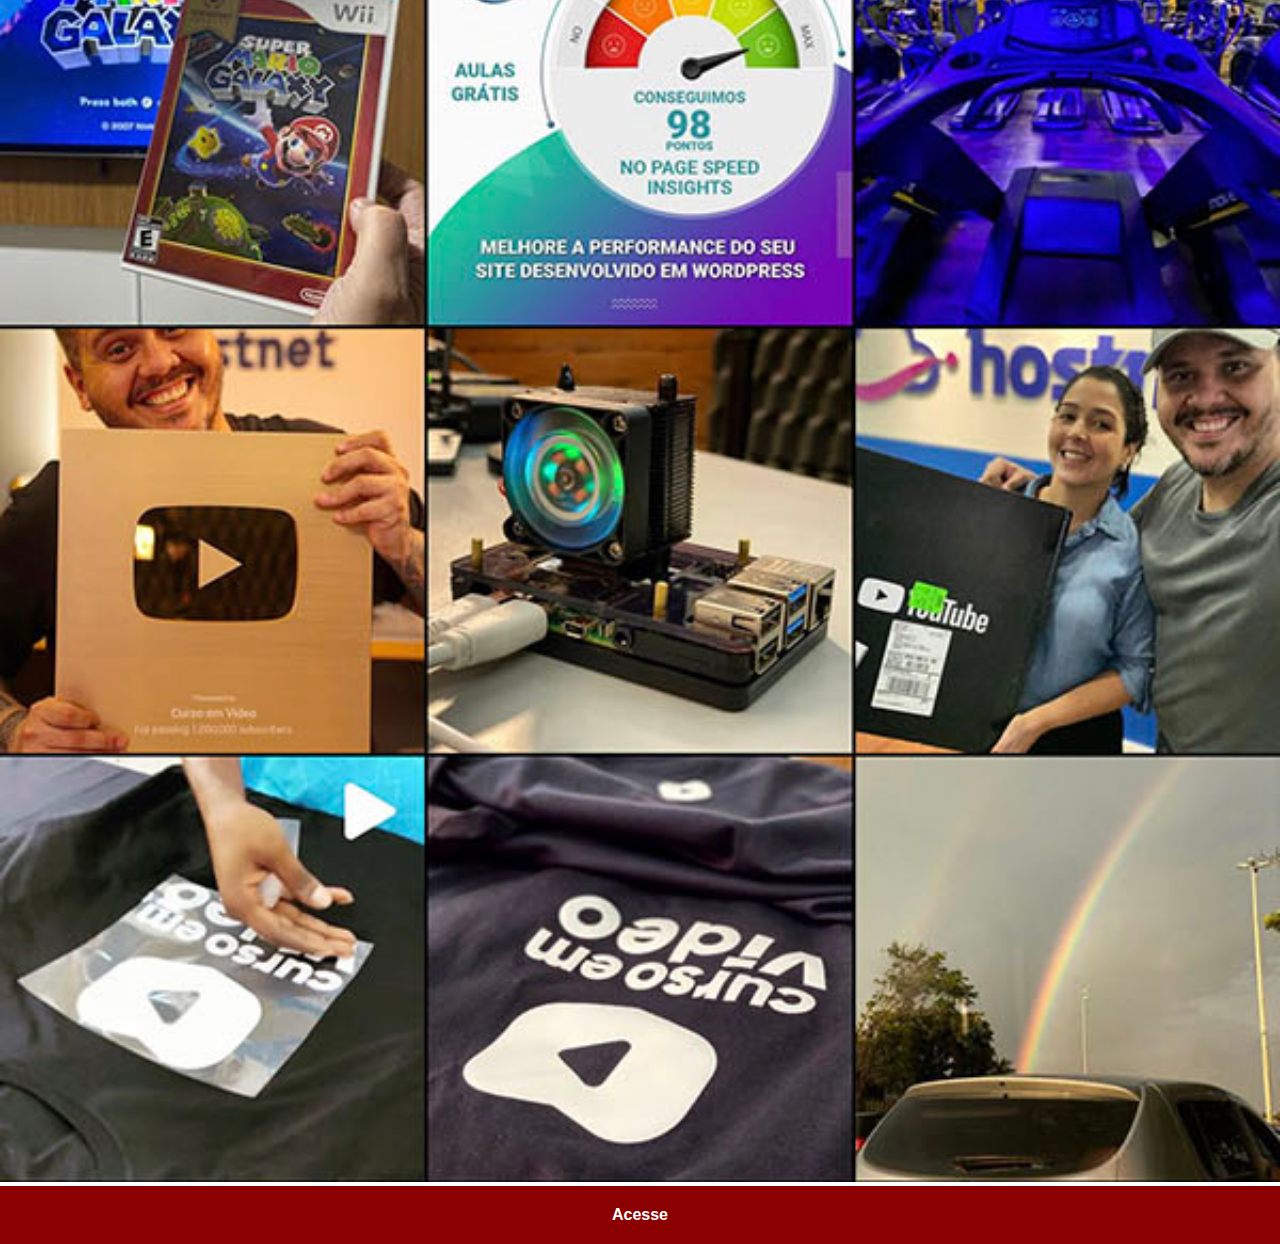
<file: instagram.html>
<!DOCTYPE html>
<html lang="pt">
<head>
    <meta charset="UTF-8">
    <meta http-equiv="X-UA-Compatible" content="IE=edge">
    <meta name="viewport" content="width=device-width, initial-scale=1.0">
    <title>GitHub</title>
    <link rel="stylesheet" href="/estilos/social.css">
</head>
<body>
    <img src="imagens/tela-instagram.jpg" alt="GitHub">
    <a href="https://www.instagram.com/samuel_candid/" target="_blank">Acesse</a>
</body>
</html>
</file>
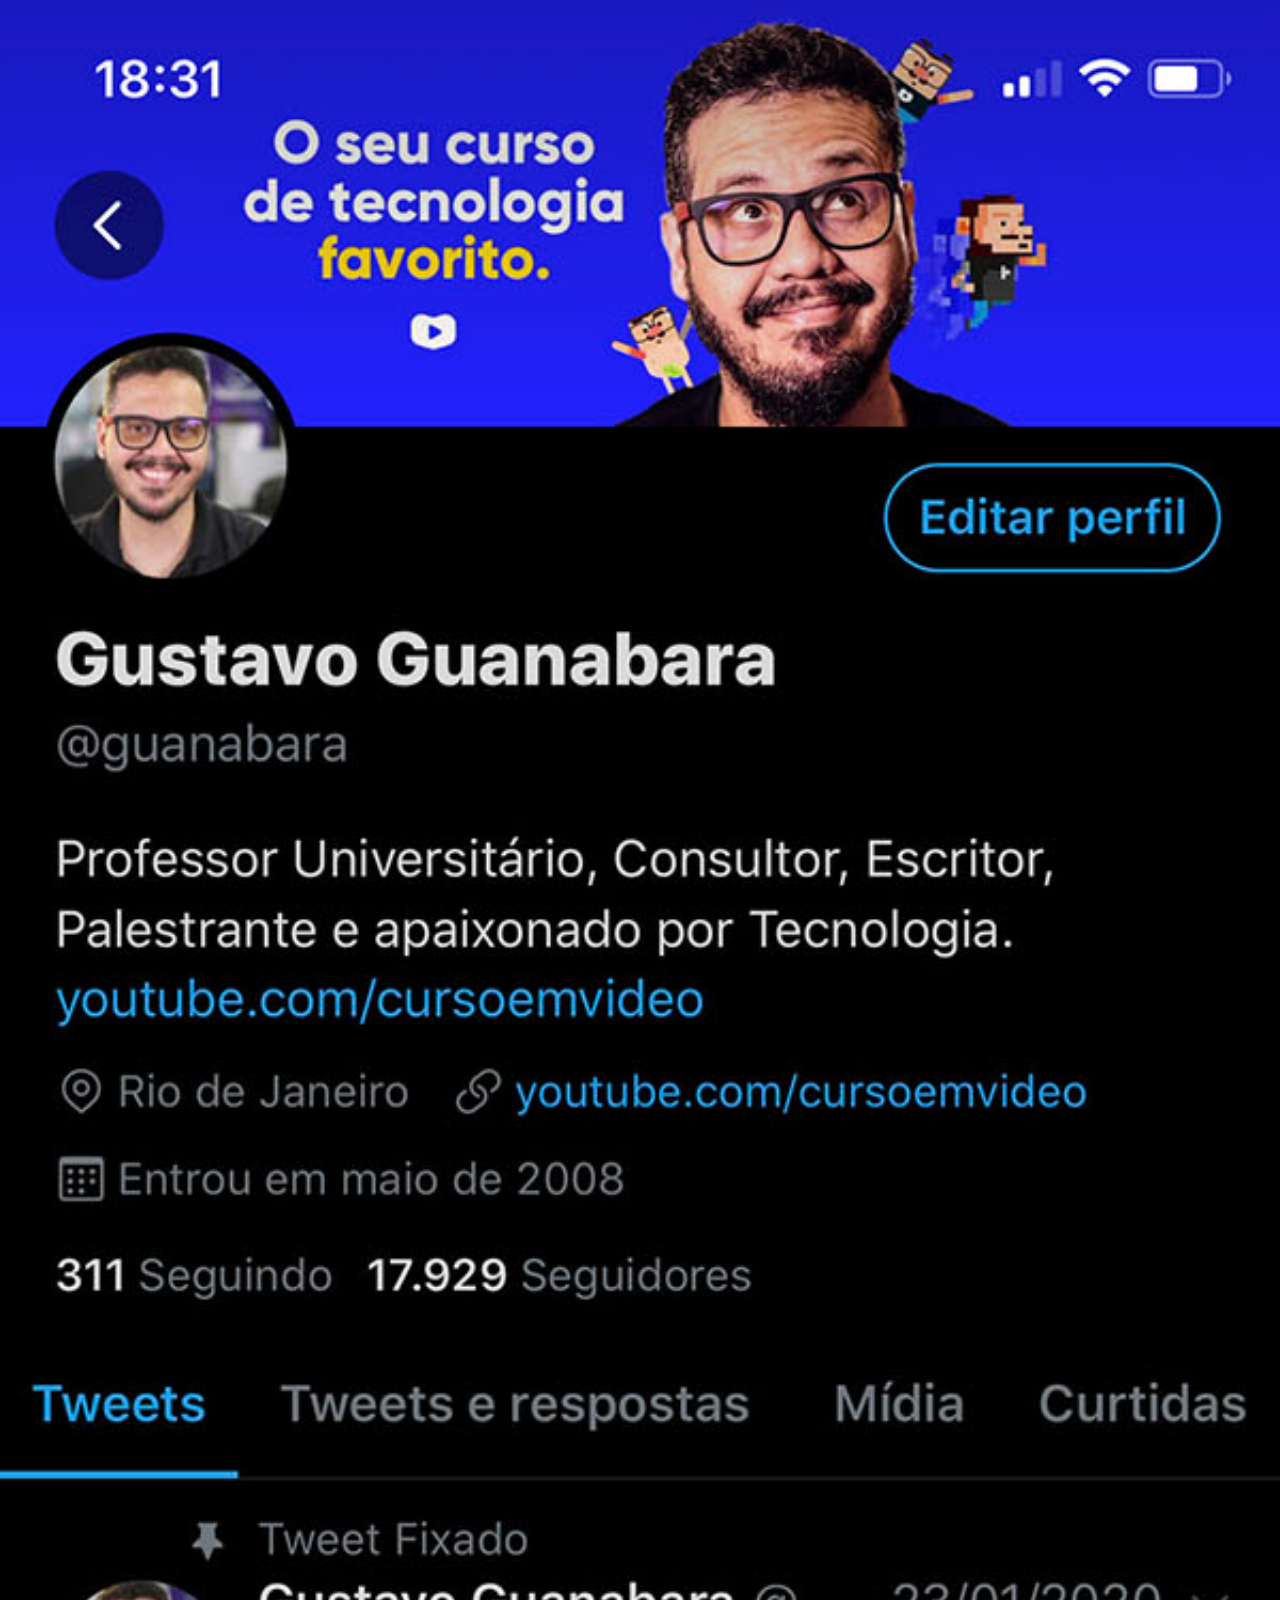
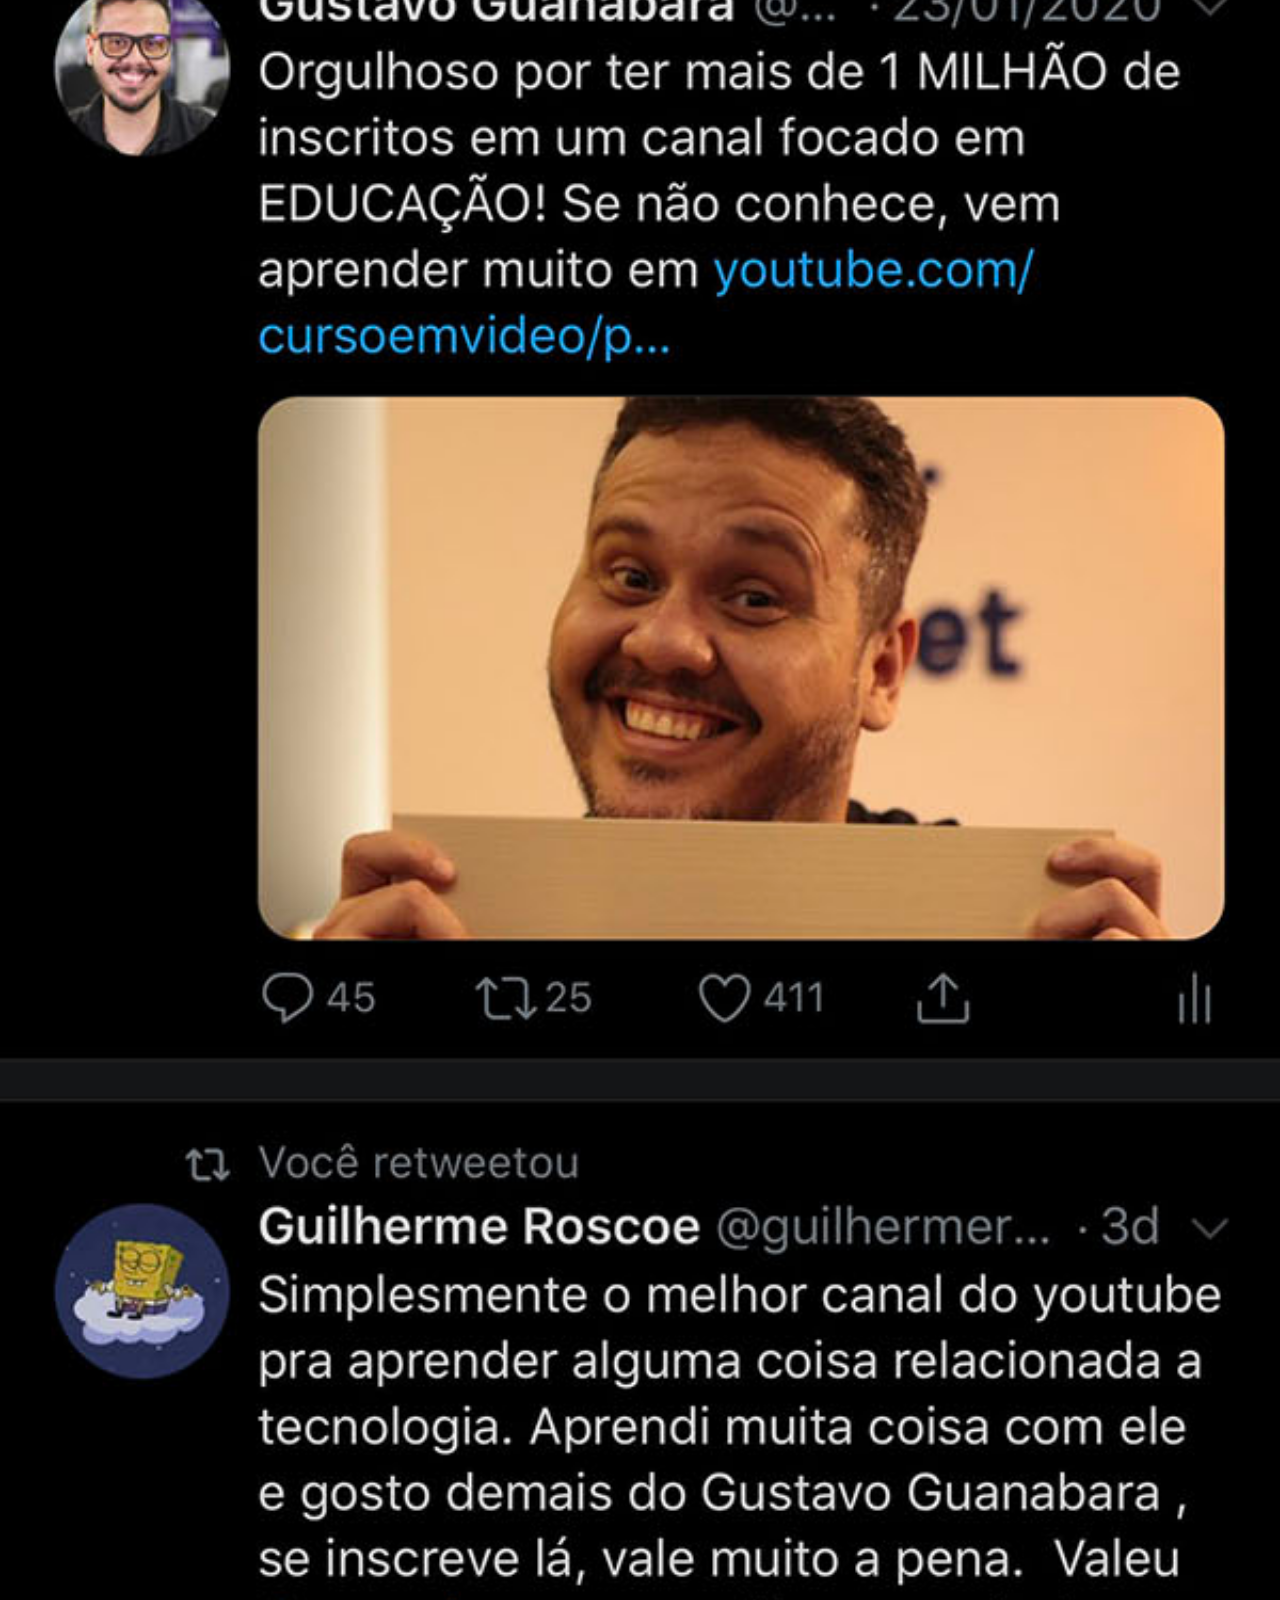
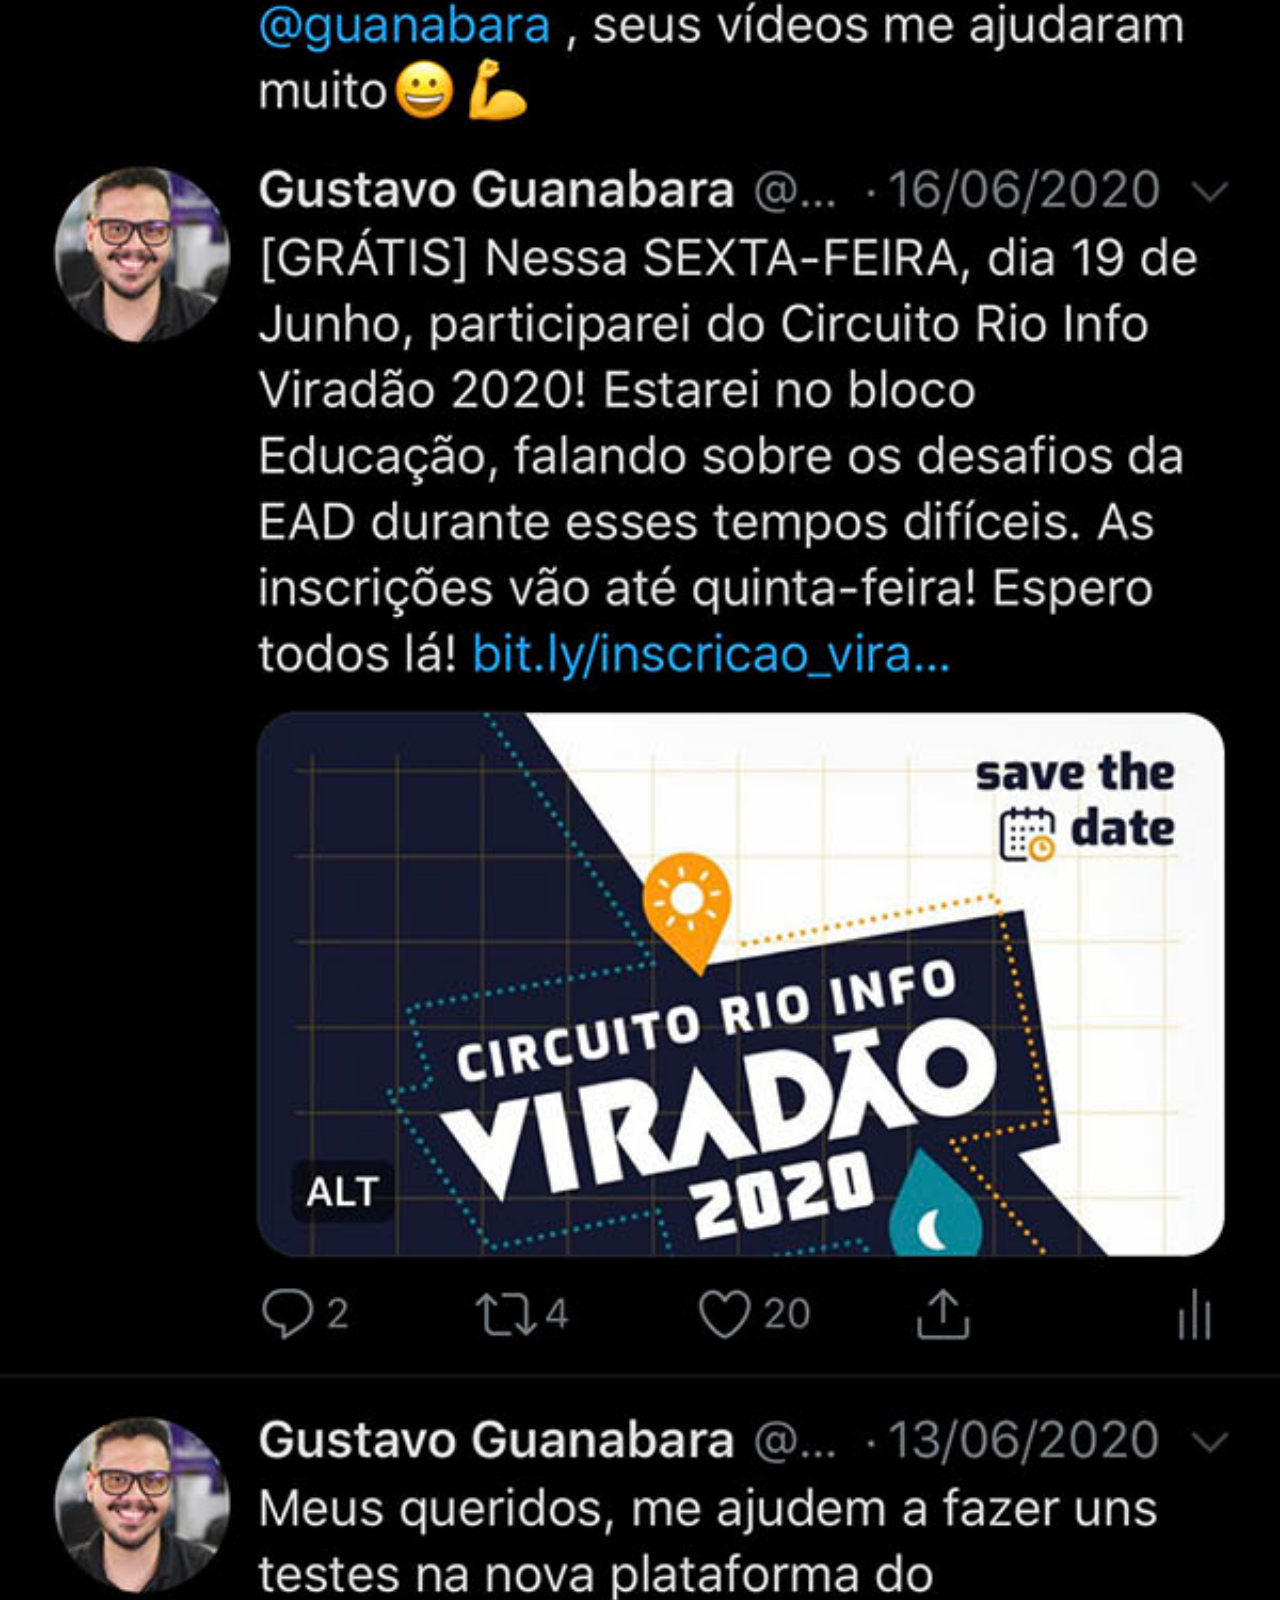
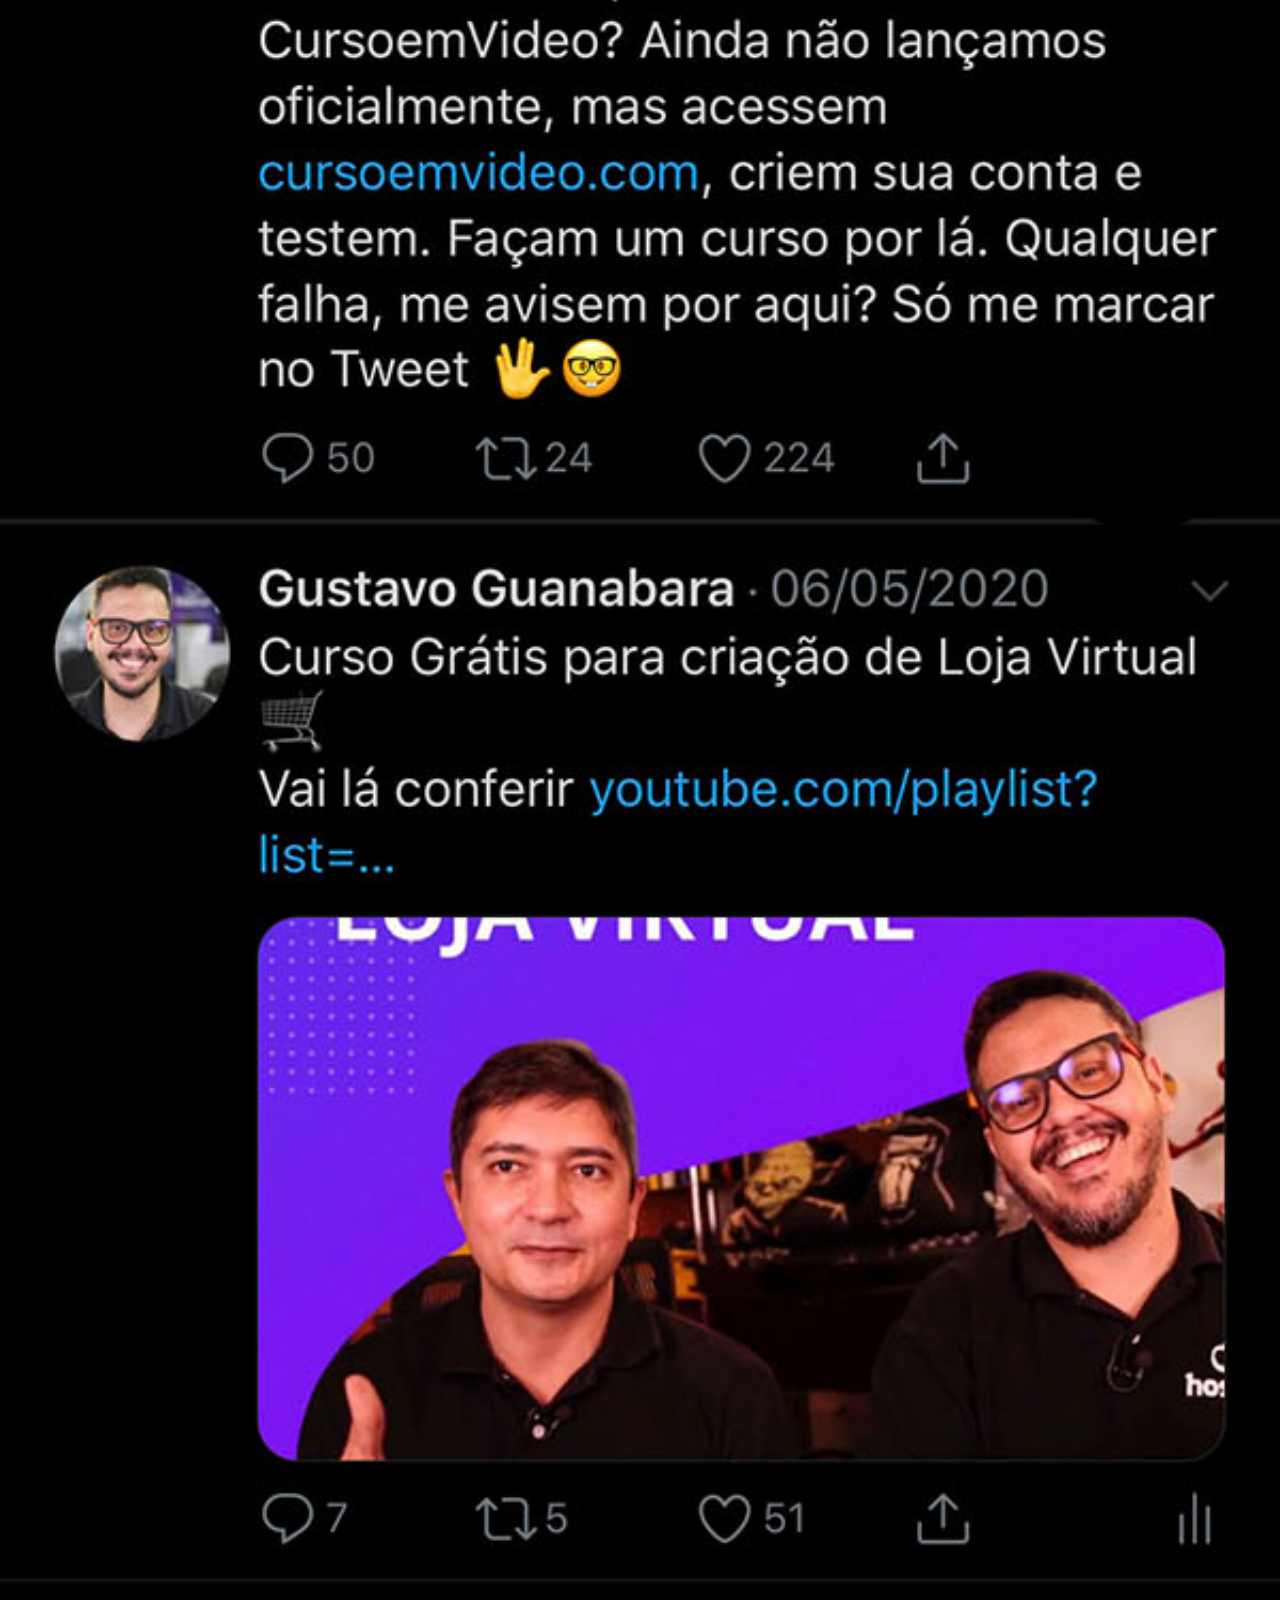
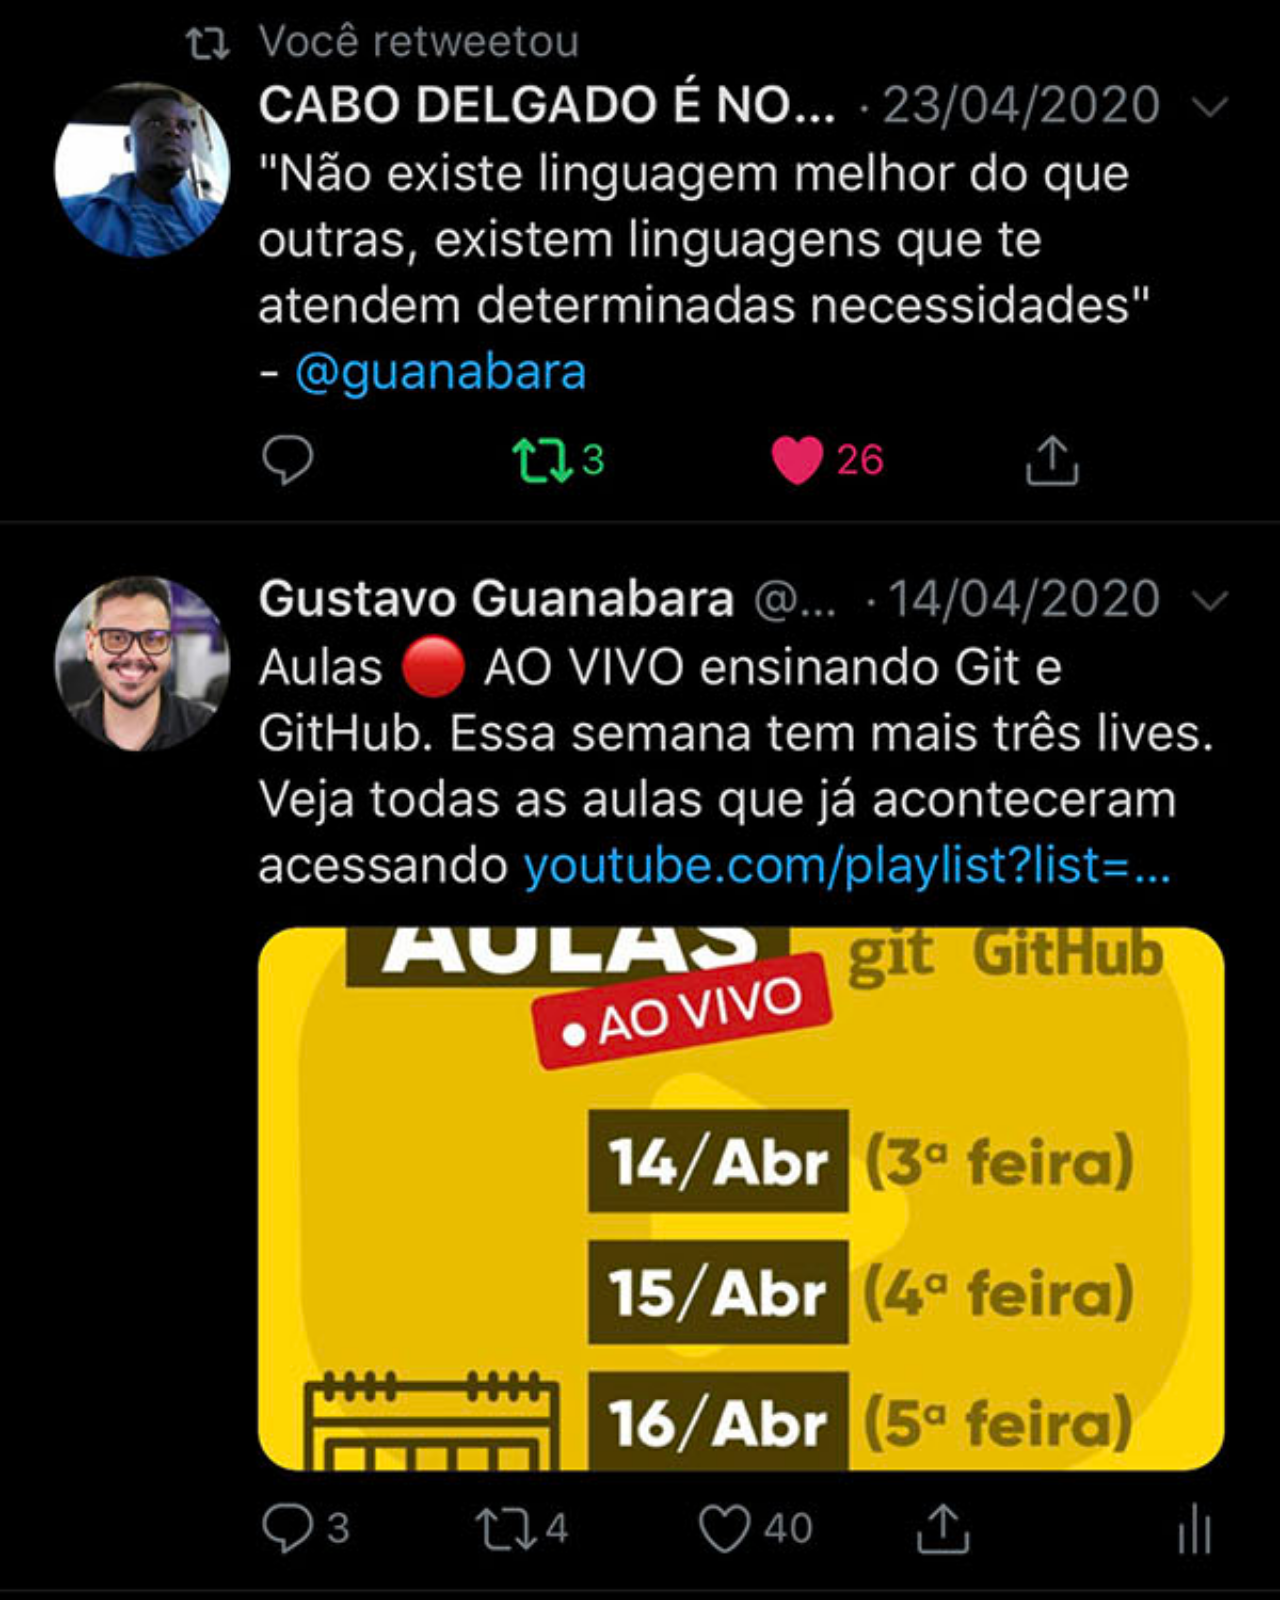
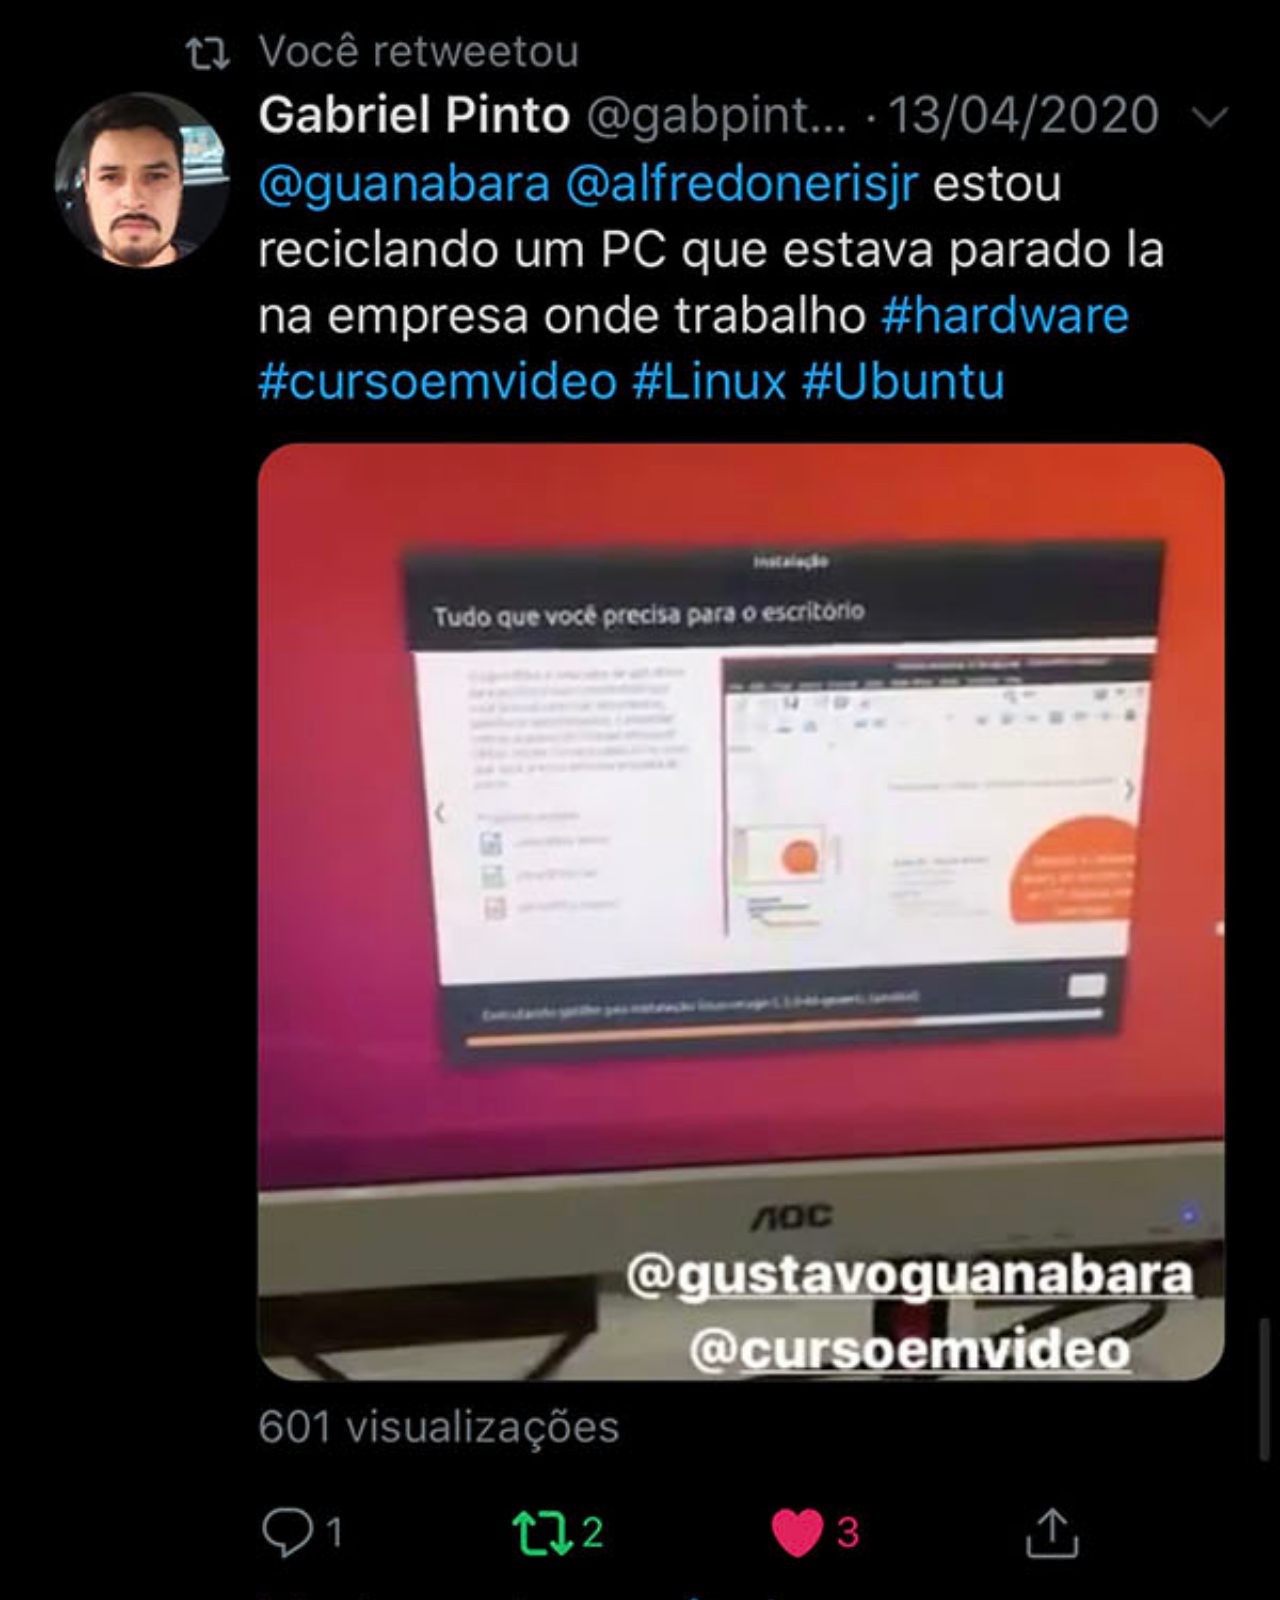
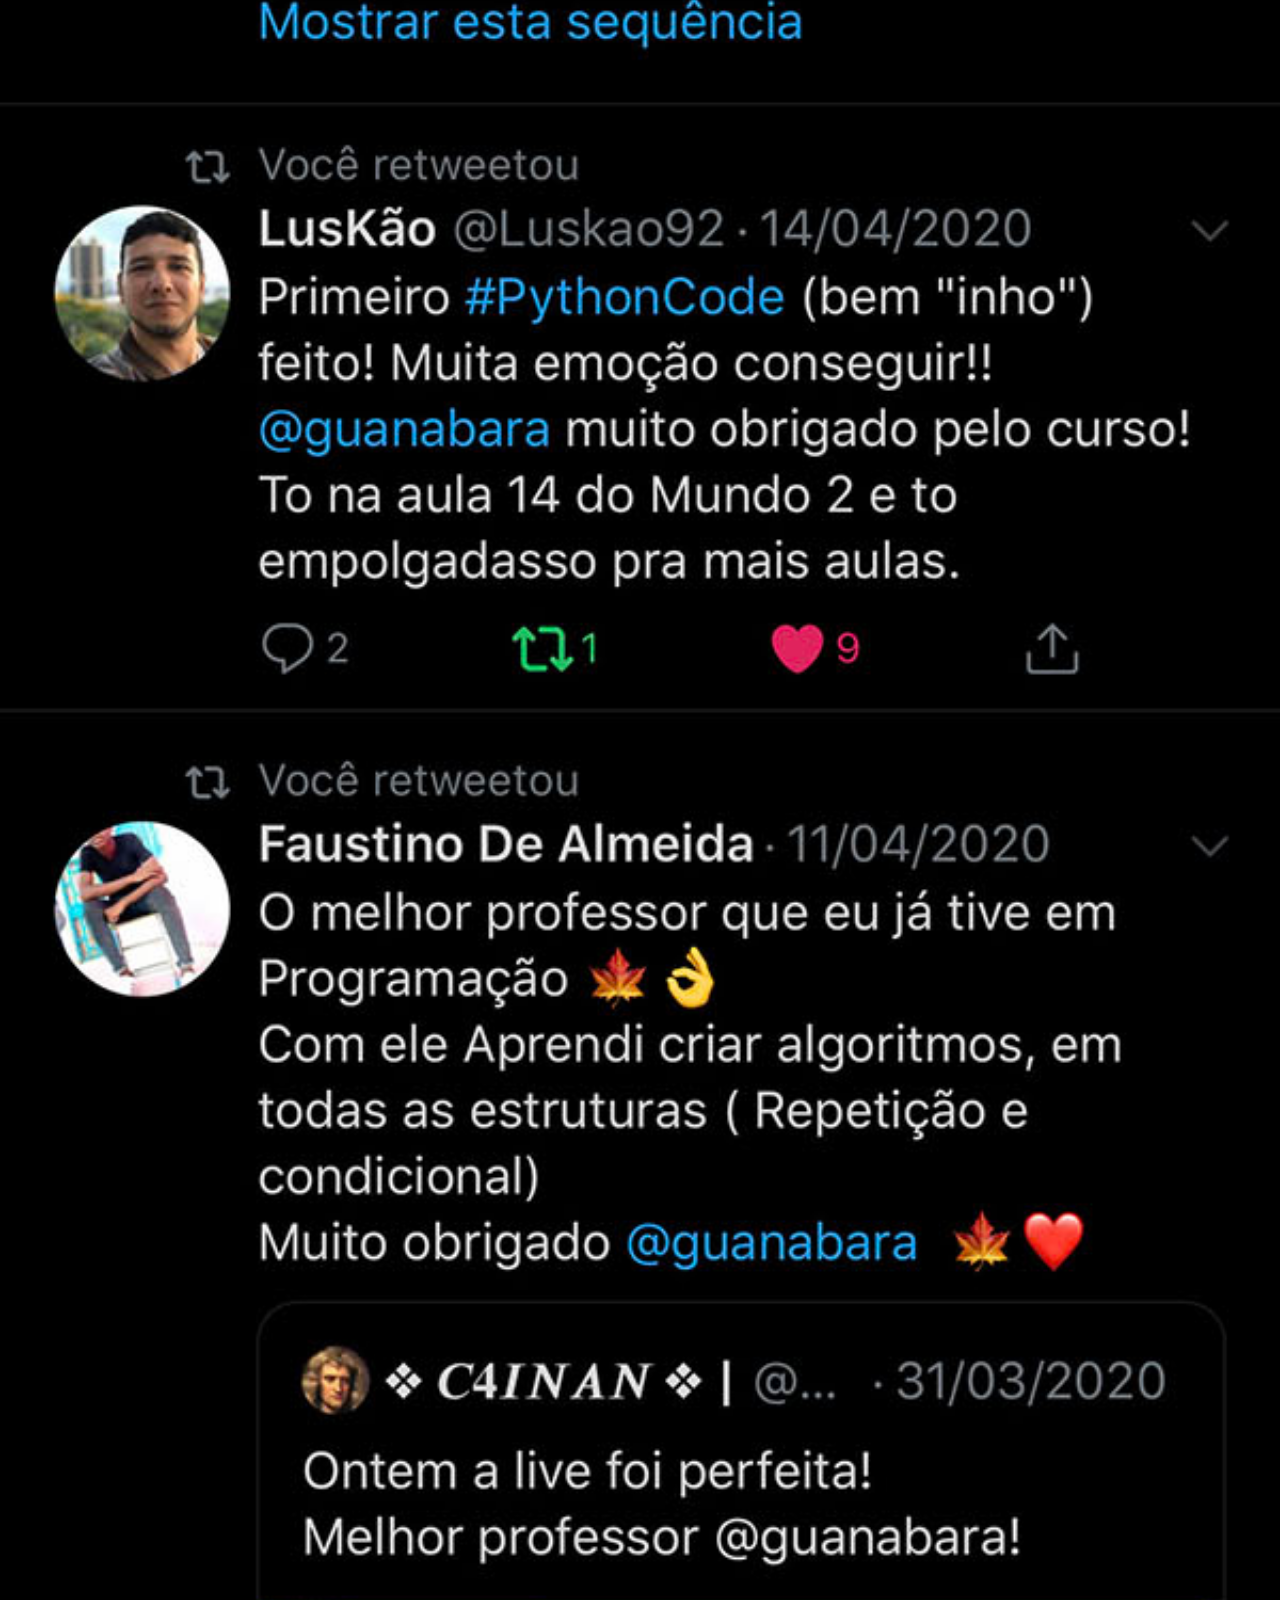
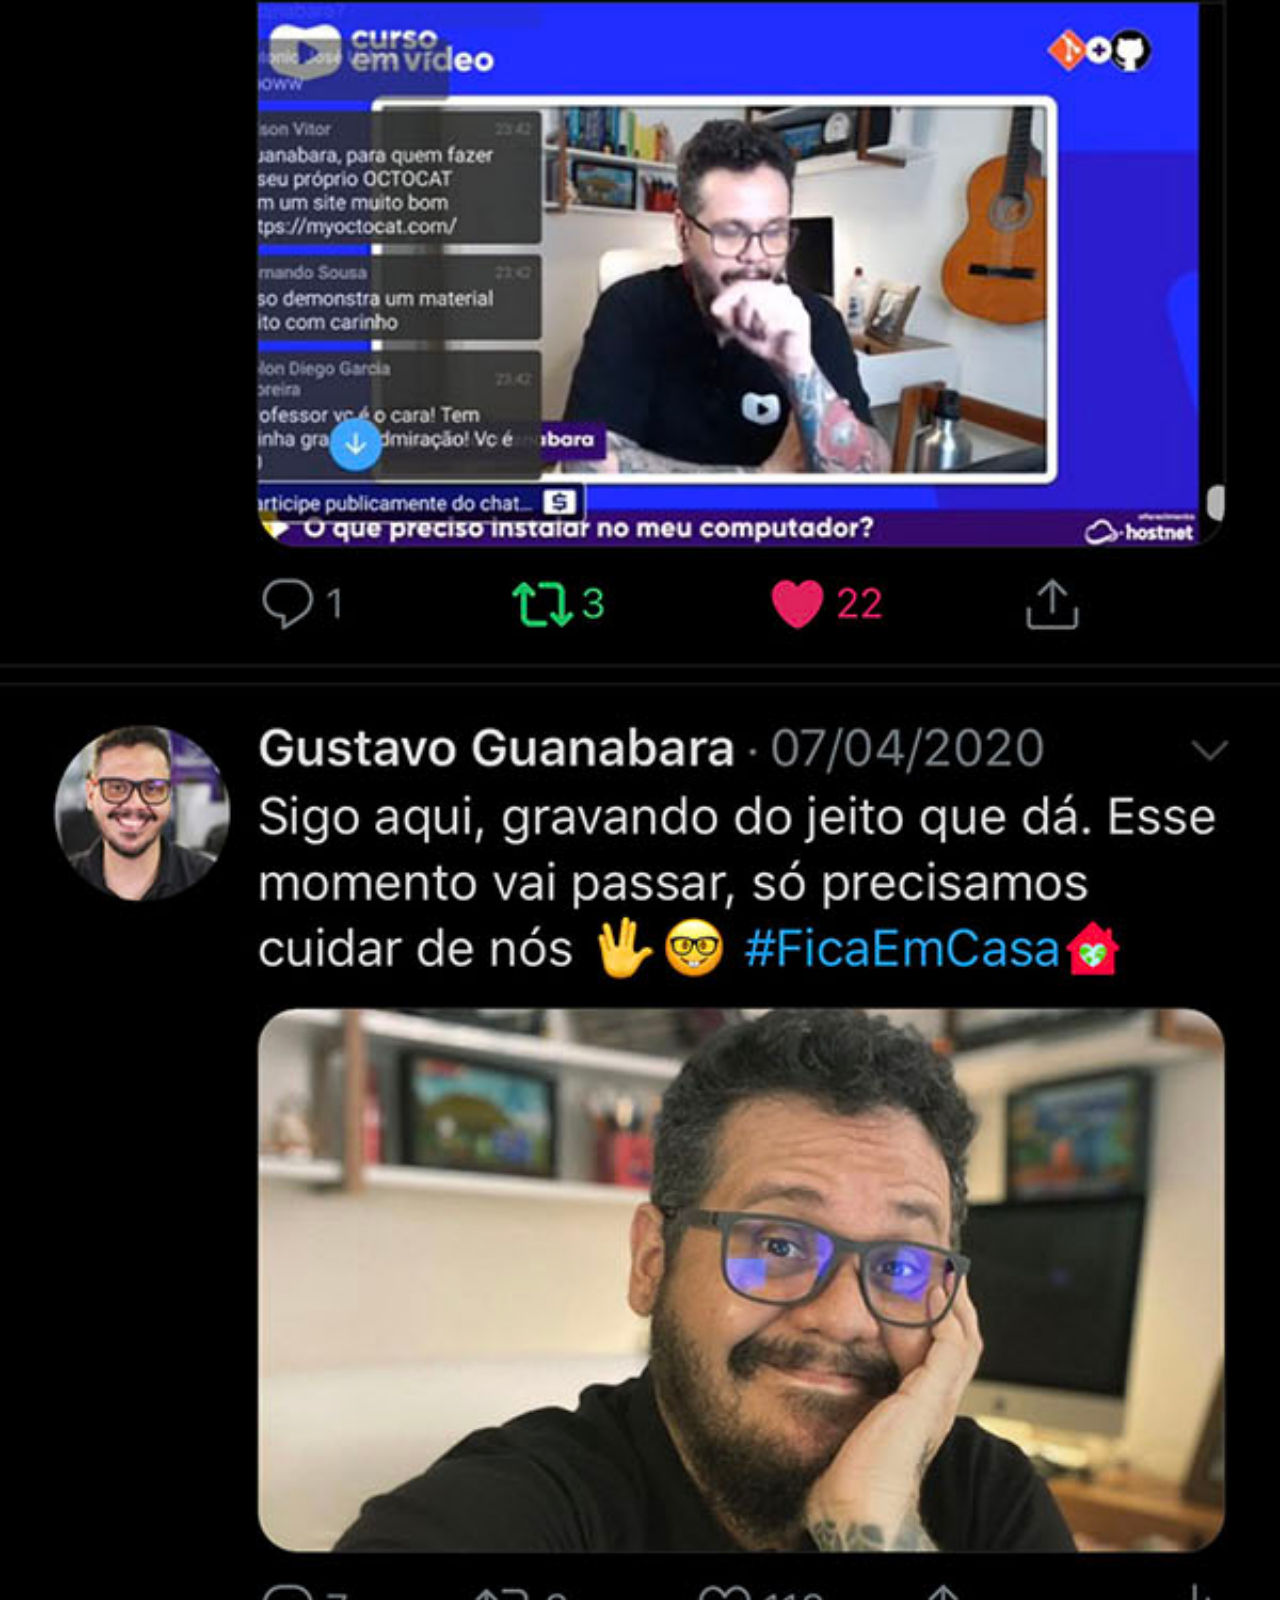
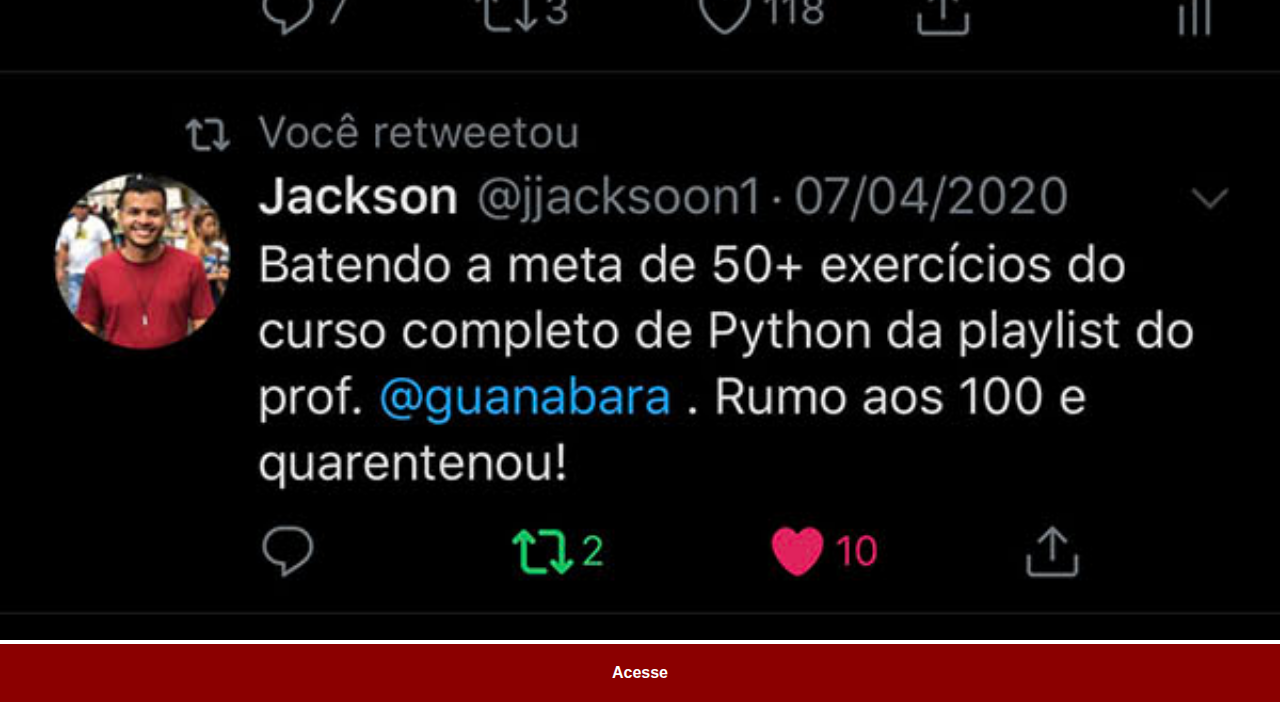
<file: twitter.html>
<!DOCTYPE html>
<html lang="pt">
<head>
    <meta charset="UTF-8">
    <meta http-equiv="X-UA-Compatible" content="IE=edge">
    <meta name="viewport" content="width=device-width, initial-scale=1.0">
    <title>GitHub</title>
    <link rel="stylesheet" href="/estilos/social.css">
</head>
<body>
    <img src="imagens/tela-twitter.jpg" alt="GitHub">
    <a href="https://github.com/Muka1993" target="_blank">Acesse</a>
</body>
</html>
</file>
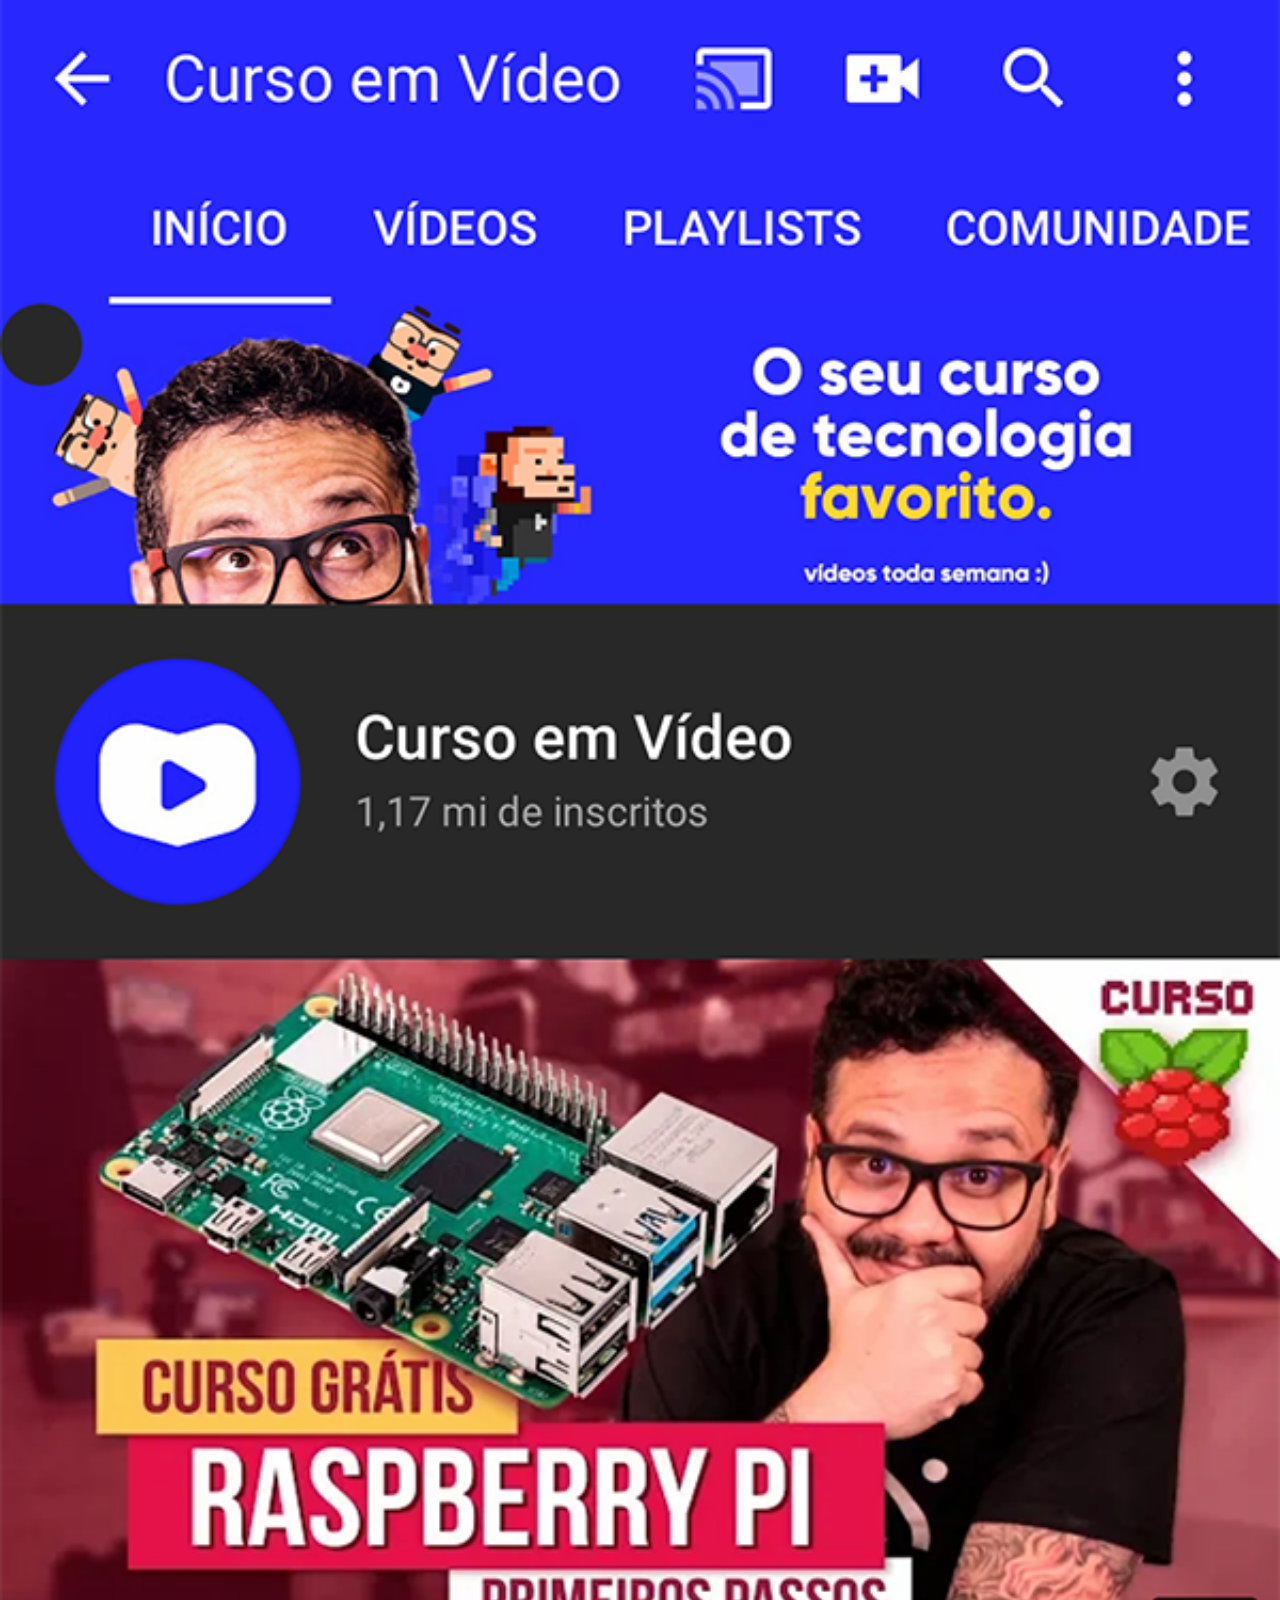
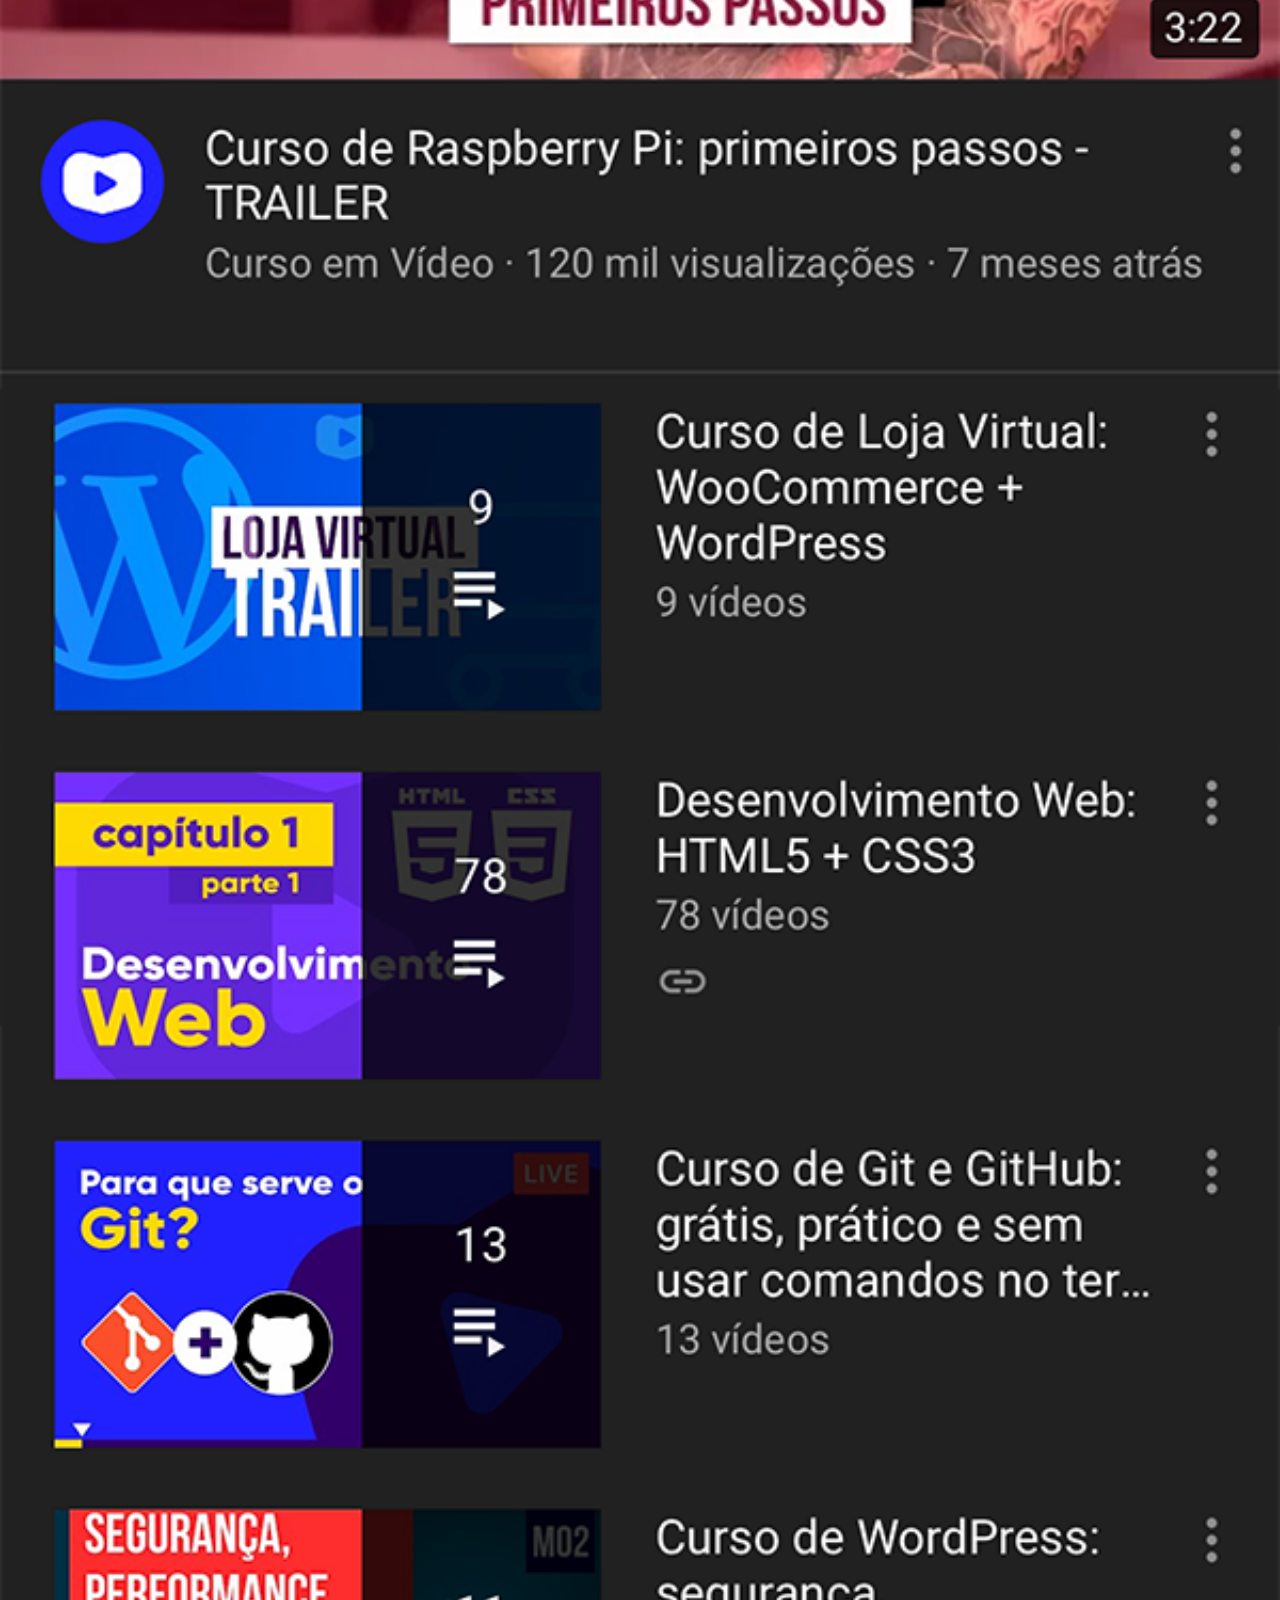
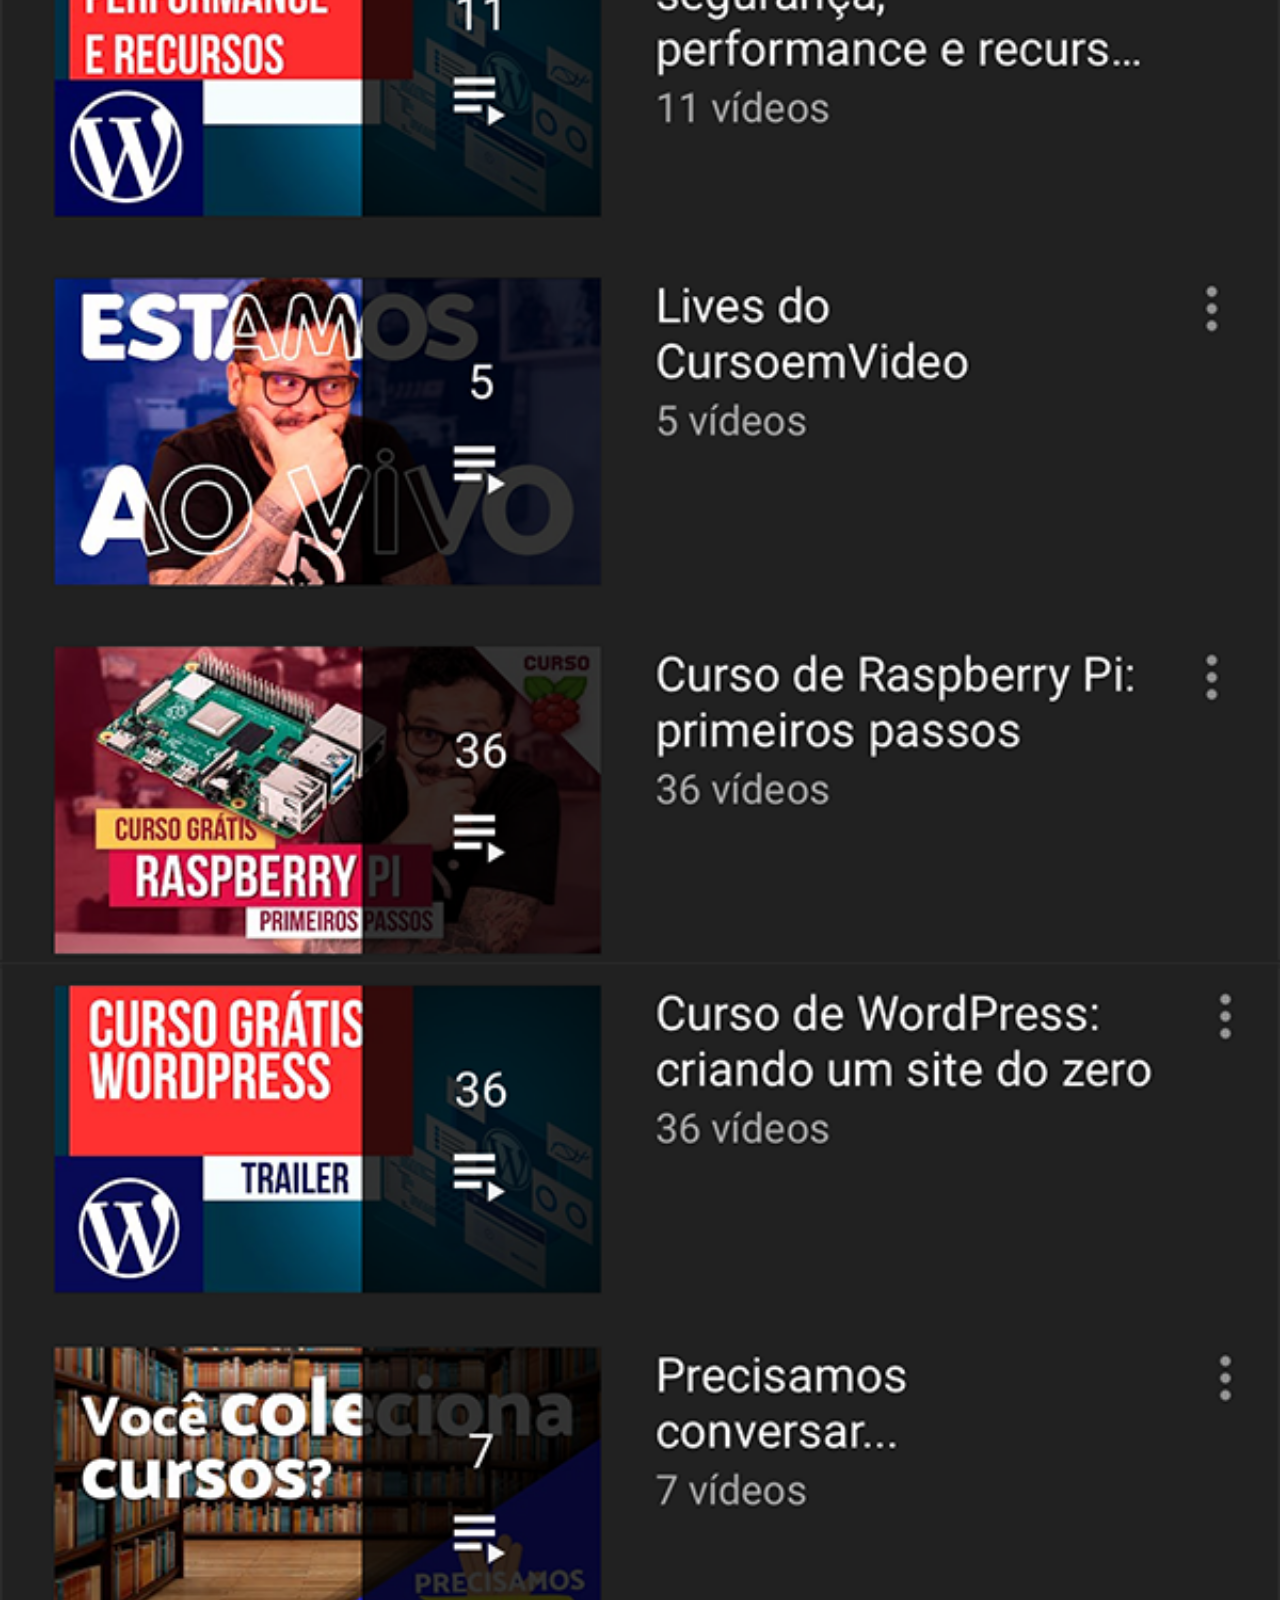
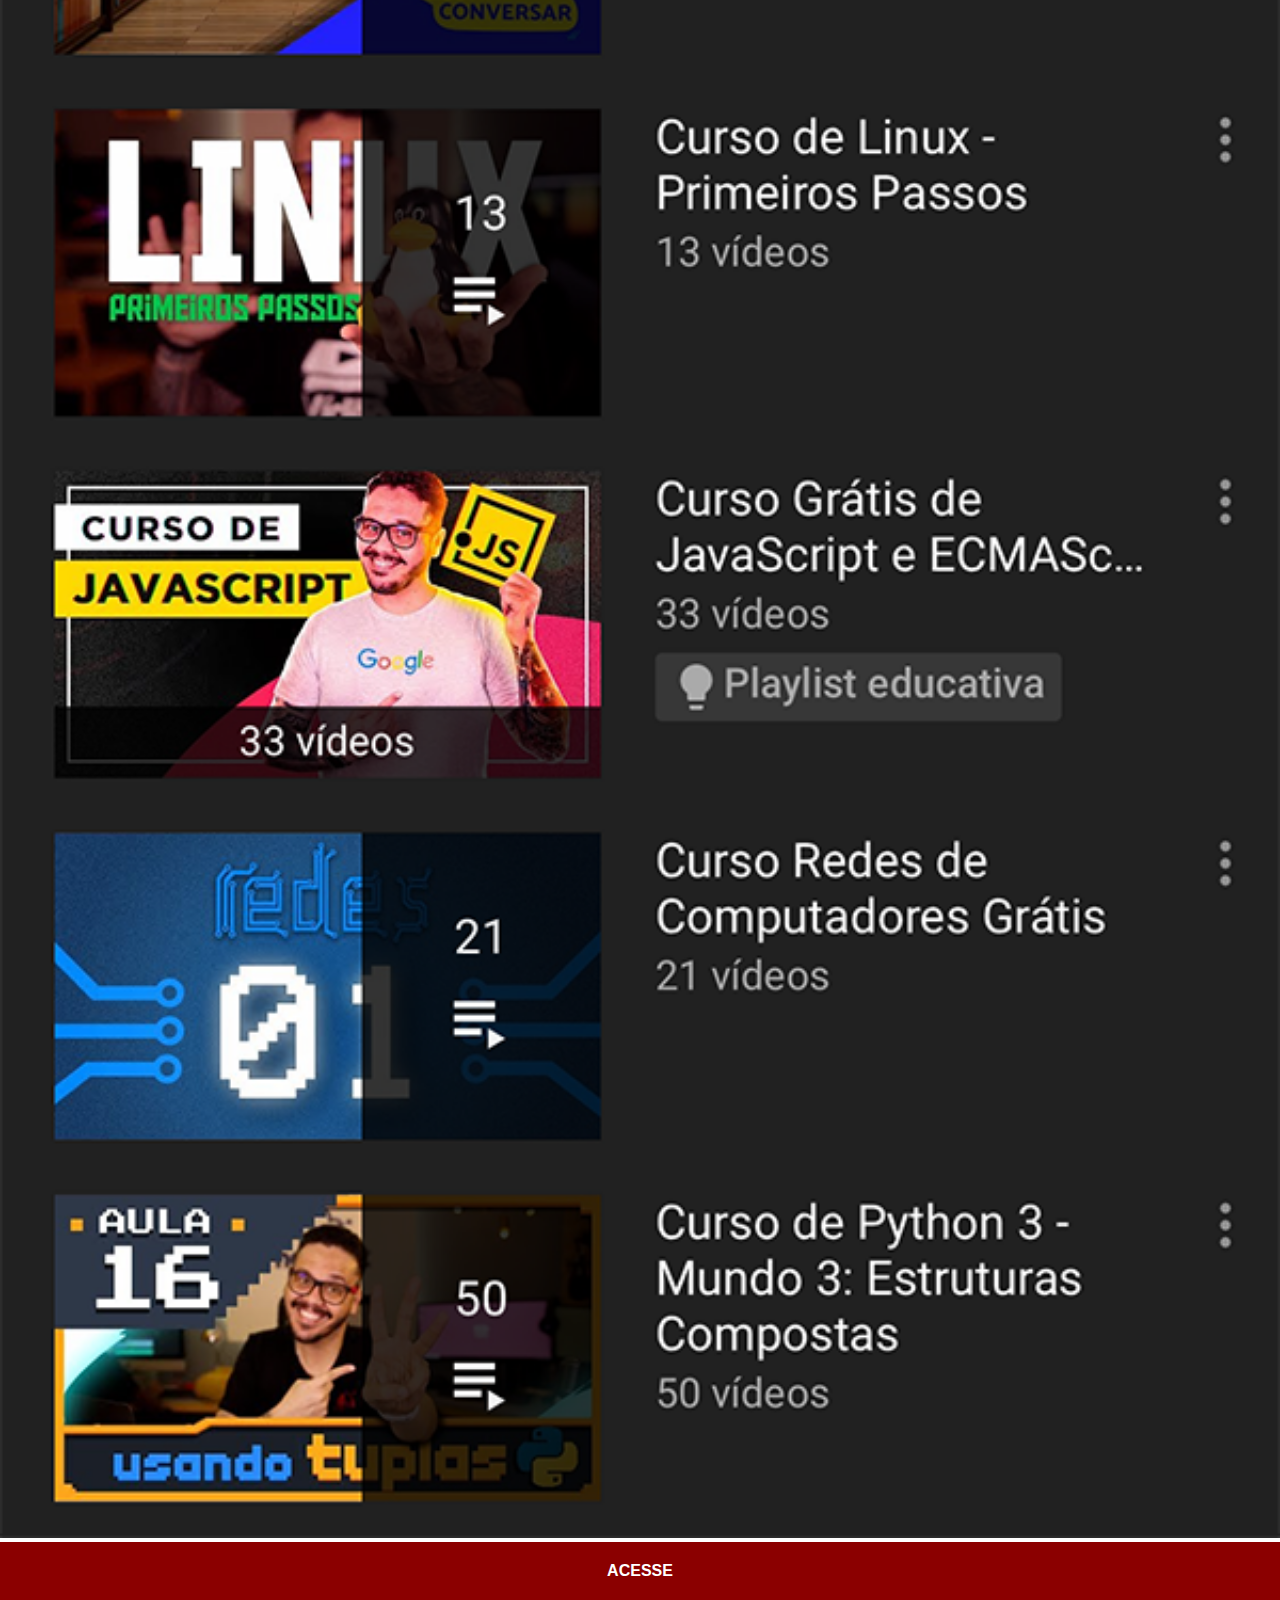
<file: youtube.html>
<!DOCTYPE html>
<html lang="pt">
<head>
    <meta charset="UTF-8">
    <meta http-equiv="X-UA-Compatible" content="IE=edge">
    <meta name="viewport" content="width=device-width, initial-scale=1.0">
    <link rel="stylesheet" href="estilos/social.css">
    <title>YouTube</title>
    
</head>
<body>
    <img src="imagens/tela-youtube.png" alt="YouTube">
    <a href="https://www.youtube.com/@CursoemVideo/playlists" target="_blank">ACESSE</a>
</body>
</html>
</file>
<file: estilos/style.css>
@charset "UTF-8";

* {
    margin: 0px;
    padding: 0px;
    font-family: Arial, Helvetica, sans-serif;
}

html, body {
    height: 100vh;
    width: 100vw;
    background-color: black;
}

body {
    background: url('../imagens/fundo-madeira.jpg') no-repeat top center;
    background-size: cover;
    background-attachment: fixed;
}

main { 
    position: relative;
    height: 100vh;
}

section#telefone {
    position: absolute;
    top: -10%;
    left: 50%;
    transform: translate(-50%, 50%);

    height: 627px;
    width: 311px;
    background: url(../imagens/frame-iphone.png);
}

iframe#tela {
    position: relative;
    top: 80px;
    left: 22px;
    width: 267px;
    height: 471px;
}

section#redes-sociais {
    text-align: right;
}

section#redes-sociais img {
    width: 50px;
    margin: 10px;
    border-radius: 50%;
    box-shadow: 2px 2px 5px rgba(0, 0, 0, 0.400);
    box-sizing: border-box;
}

section#redes-sociais img:hover {
   border: 2px solid transparent;
   transform: translate(-3px -3px);
   box-shadow: 5px 5px 10px rgba(0, 0, 0, 0.623);
   transition: transform .3s, border 500ms; 
}
</file>
<file: estilos/social.css>
@charset "UTF-8";

* {
    margin: 0px;
    padding: 0px;
    font-family: Arial, Helvetica, sans-serif;
}

::-webkit-scrollbar {
    width: 0px;
    height: 0px;
}

img {
    width: 100vw;
}

a {
    display: block;
    background-color: darkred;
    color: white;
    padding: 20px;
    text-align: center;
    font-weight: bolder;
    text-decoration: none;
}

a:hover {
    background-color: red;
}
</file>
